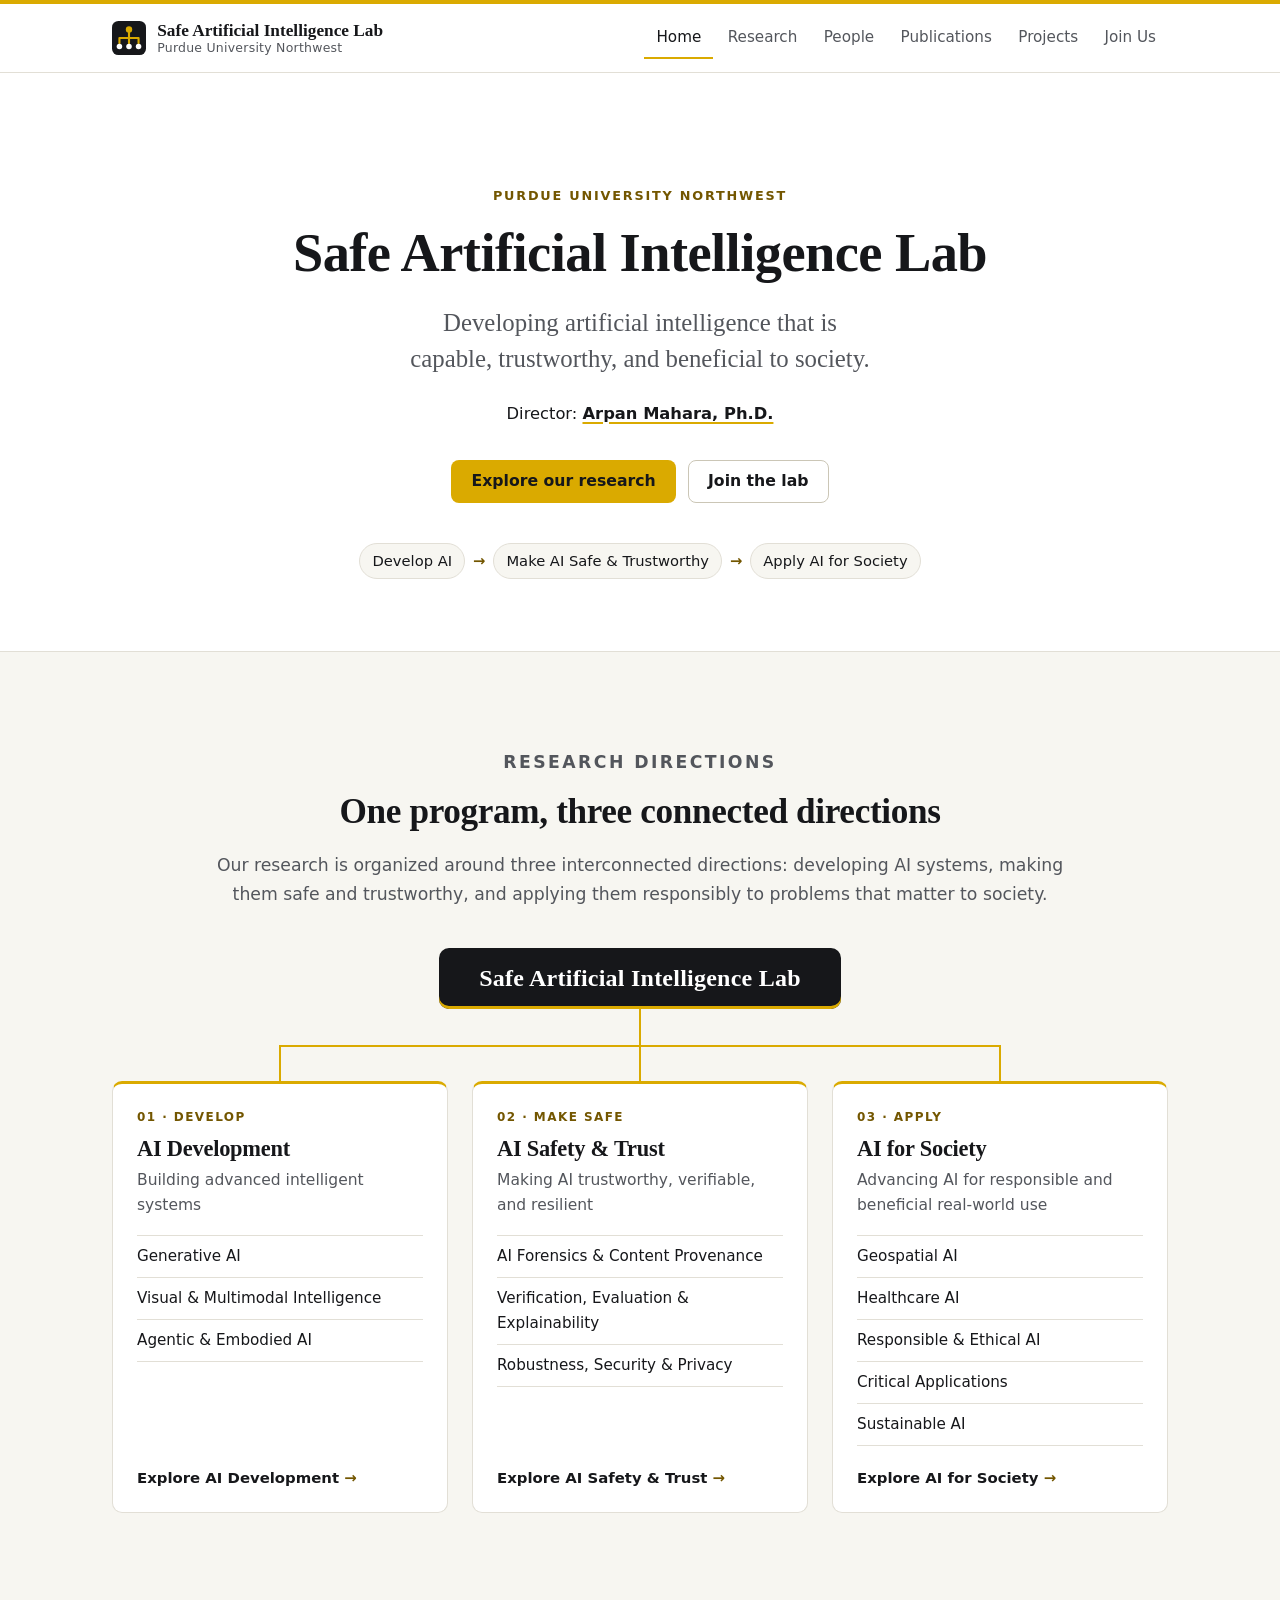
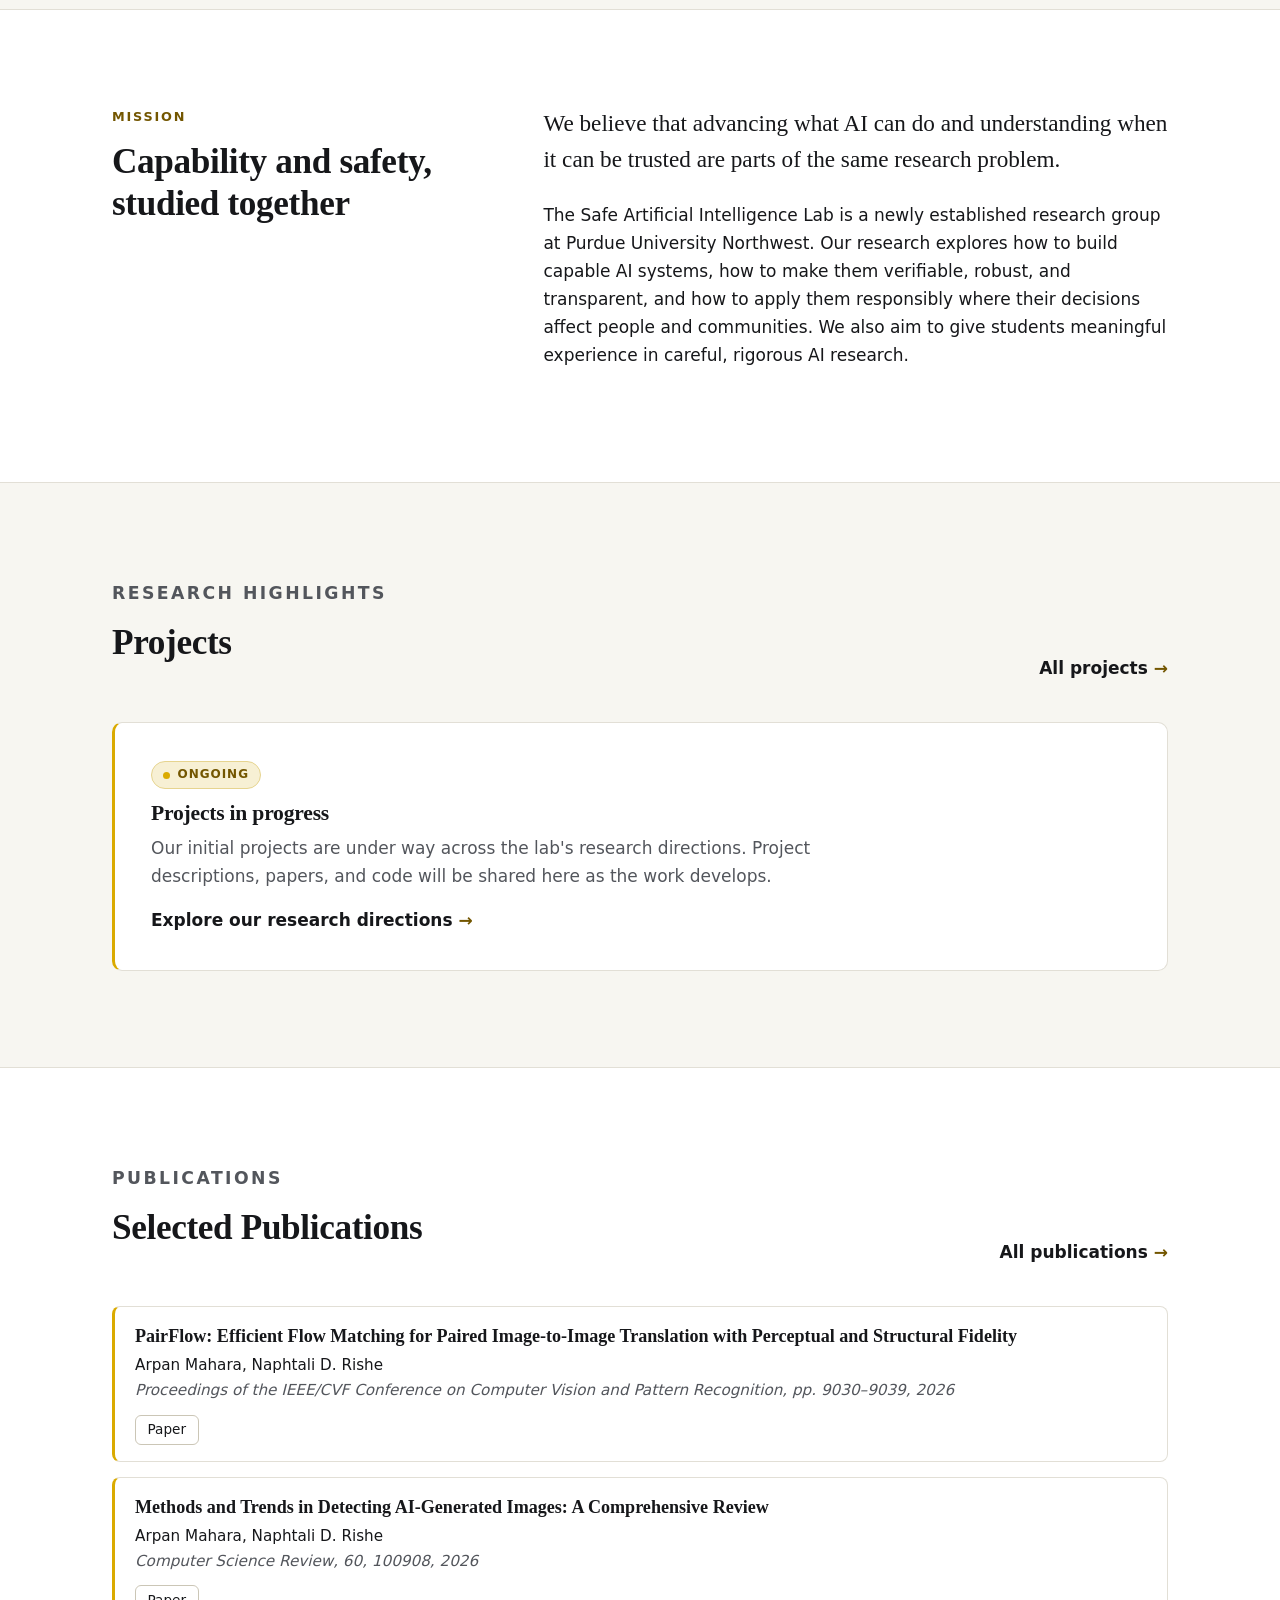
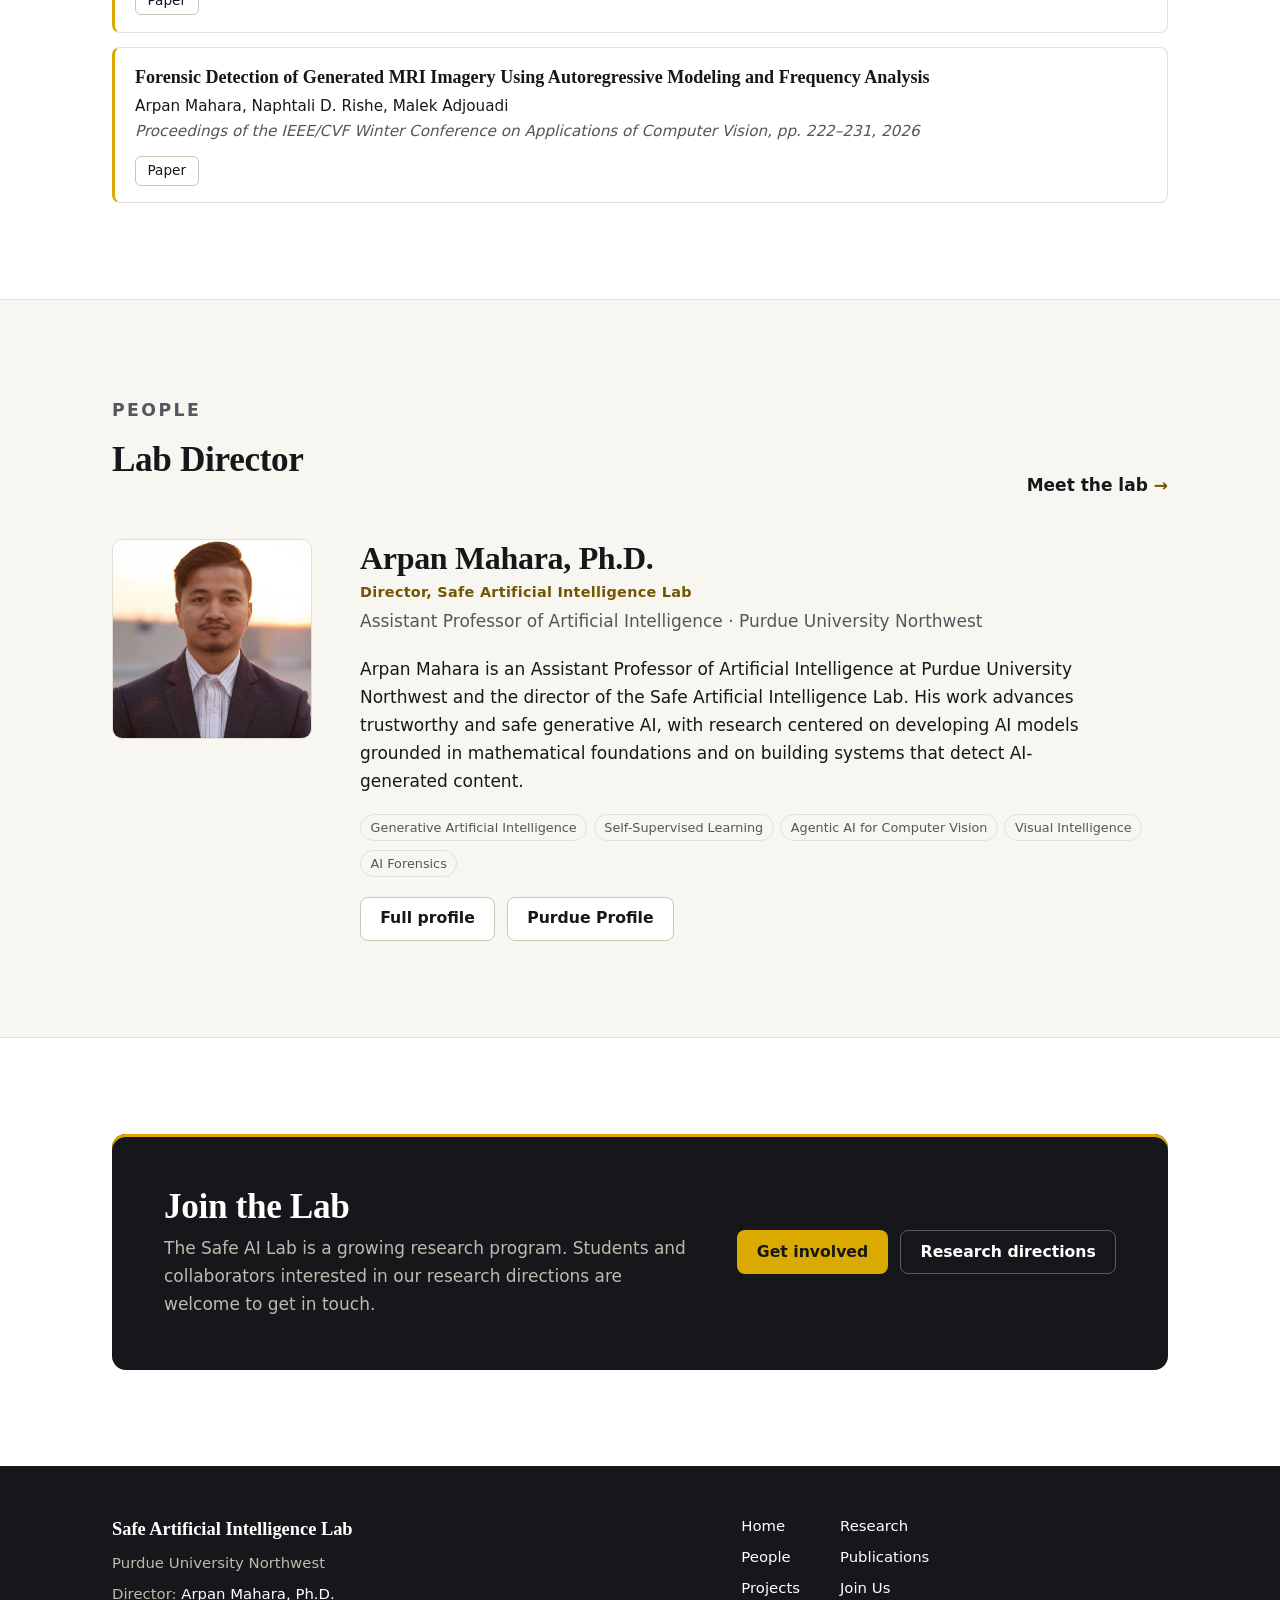
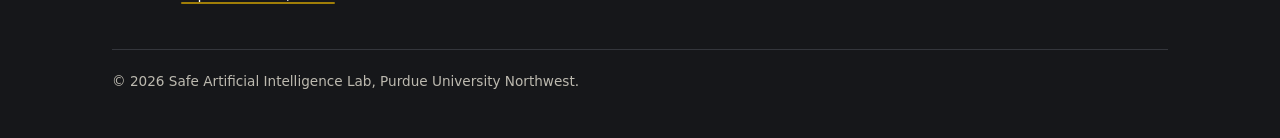
<file: index.html>
<!DOCTYPE html>
<html lang="en">
<head>
  <meta charset="utf-8">
  <meta name="viewport" content="width=device-width, initial-scale=1">
  <title>Safe Artificial Intelligence Lab | Purdue University Northwest</title>
  <meta name="description" content="The Safe Artificial Intelligence Lab at Purdue University Northwest develops artificial intelligence that is capable, trustworthy, and beneficial to society.">
  <link rel="canonical" href="https://amaha7984.github.io/safe-artificial-intelligence-lab/">

  <meta property="og:type" content="website">
  <meta property="og:site_name" content="Safe Artificial Intelligence Lab">
  <meta property="og:title" content="Safe Artificial Intelligence Lab | Purdue University Northwest">
  <meta property="og:description" content="The Safe Artificial Intelligence Lab at Purdue University Northwest develops artificial intelligence that is capable, trustworthy, and beneficial to society.">
  <meta property="og:url" content="https://amaha7984.github.io/safe-artificial-intelligence-lab/">
  <meta property="og:locale" content="en_US">
  <meta name="twitter:card" content="summary">

  <script type="application/ld+json">
  {
    "@context": "https://schema.org",
    "@type": "ResearchOrganization",
    "name": "Safe Artificial Intelligence Lab",
    "alternateName": "Safe AI Lab",
    "url": "https://amaha7984.github.io/safe-artificial-intelligence-lab/",
    "description": "The Safe Artificial Intelligence Lab at Purdue University Northwest develops artificial intelligence that is capable, trustworthy, and beneficial to society.",
    "parentOrganization": {
      "@type": "CollegeOrUniversity",
      "name": "Purdue University Northwest",
      "url": "https://www.pnw.edu/"
    },
    "employee": {
      "@type": "Person",
      "name": "Arpan Mahara",
      "honorificSuffix": "Ph.D.",
      "jobTitle": "Assistant Professor of Artificial Intelligence",
      "url": "https://www.pnw.edu/people/arpan-mahara-ph-d/"
    },
    "knowsAbout": [
      "Generative Artificial Intelligence",
      "AI Safety",
      "AI Forensics",
      "Visual Intelligence",
      "Trustworthy Machine Learning"
    ]
  }
  </script>

  <link rel="icon" href="assets/images/favicon.svg" type="image/svg+xml">
  <link rel="stylesheet" href="assets/css/style.css">
  <script>document.documentElement.classList.add('js');</script>
</head>
<body>
  <a class="skip-link" href="#main">Skip to main content</a>

  <header class="site-header">
    <div class="container header-inner">
      <a class="brand" href="index.html">
        <img class="brand-mark" src="assets/images/favicon.svg" alt="" width="34" height="34">
        <span class="brand-text">
          <span class="brand-name"><span class="brand-full">Safe Artificial Intelligence Lab</span><span class="brand-short">Safe AI Lab</span></span>
          <span class="brand-sub">Purdue University Northwest</span>
        </span>
      </a>
      <button class="nav-toggle" type="button" aria-expanded="false" aria-controls="site-nav">
        <span class="nav-toggle-bars" aria-hidden="true"></span> Menu
      </button>
      <nav id="site-nav" class="site-nav" aria-label="Main">
        <ul class="nav-list" role="list">
          <li><a href="index.html" aria-current="page">Home</a></li>
          <li><a href="research.html">Research</a></li>
          <li><a href="people.html">People</a></li>
          <li><a href="publications.html">Publications</a></li>
          <li><a href="projects.html">Projects</a></li>
          <li><a href="join.html">Join Us</a></li>
        </ul>
      </nav>
    </div>
  </header>

  <main id="main">
    <!-- Hero -->
    <section class="hero" aria-labelledby="hero-title">
      <div class="container">
        <p class="eyebrow">Purdue University Northwest</p>
        <h1 id="hero-title">Safe Artificial Intelligence Lab</h1>
        <p class="hero-lead">Developing artificial intelligence that is capable, trustworthy, and beneficial to society.</p>
        <p class="hero-director">Director: <a href="https://www.pnw.edu/people/arpan-mahara-ph-d/">Arpan Mahara, Ph.D.</a></p>
        <div class="btn-row">
          <a class="btn btn-primary" href="research.html">Explore our research</a>
          <a class="btn btn-outline" href="join.html">Join the lab</a>
        </div>
        <ol class="concept-flow" role="list" aria-label="Guiding concept">
          <li><span>Develop AI</span></li>
          <li><span>Make AI Safe &amp; Trustworthy</span></li>
          <li><span>Apply AI for Society</span></li>
        </ol>
      </div>
    </section>

    <!-- Research Directions: SAFE AI umbrella with three branches -->
    <section class="section section--alt" aria-labelledby="directions-title">
      <div class="container">
        <div class="section-head section-head--center">
          <p class="eyebrow">Research Directions</p>
          <h2 id="directions-title">One program, three connected directions</h2>
          <p>Our research is organized around three interconnected directions: developing AI systems, making them safe and trustworthy, and applying them responsibly to problems that matter to society.</p>
        </div>

        <div class="safe-tree" role="group" aria-label="Safe Artificial Intelligence Lab and its three research directions">
          <div class="tree-root">
            <span class="tree-root-label">Safe Artificial Intelligence Lab</span>
          </div>
          <ul class="tree-branches" role="list">
            <li class="tree-branch">
              <article class="branch-card" aria-labelledby="branch-development">
                <p class="branch-step">01 · Develop</p>
                <h3 id="branch-development">AI Development</h3>
                <p class="branch-tagline">Building advanced intelligent systems</p>
                <ul class="branch-topics" role="list">
                  <li>Generative AI</li>
                  <li>Visual &amp; Multimodal Intelligence</li>
                  <li>Agentic &amp; Embodied AI</li>
                </ul>
                <a class="text-link" href="research.html#development">Explore AI Development</a>
              </article>
            </li>
            <li class="tree-branch">
              <article class="branch-card" aria-labelledby="branch-safety">
                <p class="branch-step">02 · Make Safe</p>
                <h3 id="branch-safety">AI Safety &amp; Trust</h3>
                <p class="branch-tagline">Making AI trustworthy, verifiable, and resilient</p>
                <ul class="branch-topics" role="list">
                  <li>AI Forensics &amp; Content Provenance</li>
                  <li>Verification, Evaluation &amp; Explainability</li>
                  <li>Robustness, Security &amp; Privacy</li>
                </ul>
                <a class="text-link" href="research.html#safety">Explore AI Safety &amp; Trust</a>
              </article>
            </li>
            <li class="tree-branch">
              <article class="branch-card" aria-labelledby="branch-society">
                <p class="branch-step">03 · Apply</p>
                <h3 id="branch-society">AI for Society</h3>
                <p class="branch-tagline">Advancing AI for responsible and beneficial real-world use</p>
                <ul class="branch-topics" role="list">
                  <li>Geospatial AI</li>
                  <li>Healthcare AI</li>
                  <li>Responsible &amp; Ethical AI</li>
                  <li>Critical Applications</li>
                  <li>Sustainable AI</li>
                </ul>
                <a class="text-link" href="research.html#society">Explore AI for Society</a>
              </article>
            </li>
          </ul>
        </div>
      </div>
    </section>

    <!-- Mission -->
    <section class="section" aria-labelledby="mission-title">
      <div class="container split">
        <div>
          <p class="eyebrow">Mission</p>
          <h2 id="mission-title">Capability and safety, studied together</h2>
        </div>
        <div>
          <p class="lead">We believe that advancing what AI can do and understanding when it can be trusted are parts of the same research problem.</p>
          <p>The Safe Artificial Intelligence Lab is a newly established research group at Purdue University Northwest. Our research explores how to build capable AI systems, how to make them verifiable, robust, and transparent, and how to apply them responsibly where their decisions affect people and communities. We also aim to give students meaningful experience in careful, rigorous AI research.</p>
        </div>
      </div>
    </section>

    <!-- Research Highlights -->
    <section class="section section--alt" aria-labelledby="highlights-title">
      <div class="container">
        <div class="section-head section-head--row">
          <div>
            <p class="eyebrow">Research Highlights</p>
            <h2 id="highlights-title">Projects</h2>
          </div>
          <a class="text-link" href="projects.html">All projects</a>
        </div>
        <template id="projects-empty">
          <div class="empty-state">
            <span class="status-pill">Ongoing</span>
            <h3>Projects in progress</h3>
            <p>Our initial projects are under way across the lab's research directions. Project descriptions, papers, and code will be shared here as the work develops.</p>
            <a class="text-link" href="research.html">Explore our research directions</a>
          </div>
        </template>
        <div class="card-grid" data-render="projects" data-limit="3" data-empty="projects-empty">
          <noscript><p class="data-status">Project listings require JavaScript. <a href="projects.html">View the Projects page</a>.</p></noscript>
        </div>
      </div>
    </section>

    <!-- Selected Publications -->
    <section class="section" aria-labelledby="publications-title">
      <div class="container">
        <div class="section-head section-head--row">
          <div>
            <p class="eyebrow">Publications</p>
            <h2 id="publications-title">Selected Publications</h2>
          </div>
          <a class="text-link" href="publications.html">All publications</a>
        </div>
        <div data-render="publications" data-limit="3">
          <noscript><p class="data-status">Publication listings require JavaScript.</p></noscript>
        </div>
      </div>
    </section>

    <!-- People -->
    <section class="section section--alt" aria-labelledby="people-title">
      <div class="container">
        <div class="section-head section-head--row">
          <div>
            <p class="eyebrow">People</p>
            <h2 id="people-title">Lab Director</h2>
          </div>
          <a class="text-link" href="people.html">Meet the lab</a>
        </div>
        <div data-render="director">
          <noscript><p class="data-status"><a href="https://www.pnw.edu/people/arpan-mahara-ph-d/">Arpan Mahara, Ph.D.</a>, Assistant Professor of Artificial Intelligence, Purdue University Northwest.</p></noscript>
        </div>
      </div>
    </section>

    <!-- Join the Lab -->
    <section class="section" aria-labelledby="join-title">
      <div class="container">
        <div class="cta">
          <div>
            <h2 id="join-title">Join the Lab</h2>
            <p>The Safe AI Lab is a growing research program. Students and collaborators interested in our research directions are welcome to get in touch.</p>
          </div>
          <div class="btn-row">
            <a class="btn btn-primary" href="join.html">Get involved</a>
            <a class="btn btn-outline btn-on-dark" href="research.html">Research directions</a>
          </div>
        </div>
      </div>
    </section>
  </main>

  <footer class="site-footer">
    <div class="container">
      <div class="footer-grid">
        <div>
          <p class="footer-name">Safe Artificial Intelligence Lab</p>
          <p>Purdue University Northwest</p>
          <p>Director: <a href="https://www.pnw.edu/people/arpan-mahara-ph-d/">Arpan Mahara, Ph.D.</a></p>
        </div>
        <nav class="footer-nav" aria-label="Footer">
          <ul role="list">
            <li><a href="index.html">Home</a></li>
            <li><a href="research.html">Research</a></li>
            <li><a href="people.html">People</a></li>
            <li><a href="publications.html">Publications</a></li>
            <li><a href="projects.html">Projects</a></li>
            <li><a href="join.html">Join Us</a></li>
          </ul>
        </nav>
      </div>
      <p class="footer-bottom">© <span data-current-year>2026</span> Safe Artificial Intelligence Lab, Purdue University Northwest.</p>
    </div>
  </footer>

  <script src="assets/js/main.js" defer></script>
</body>
</html>
</file>
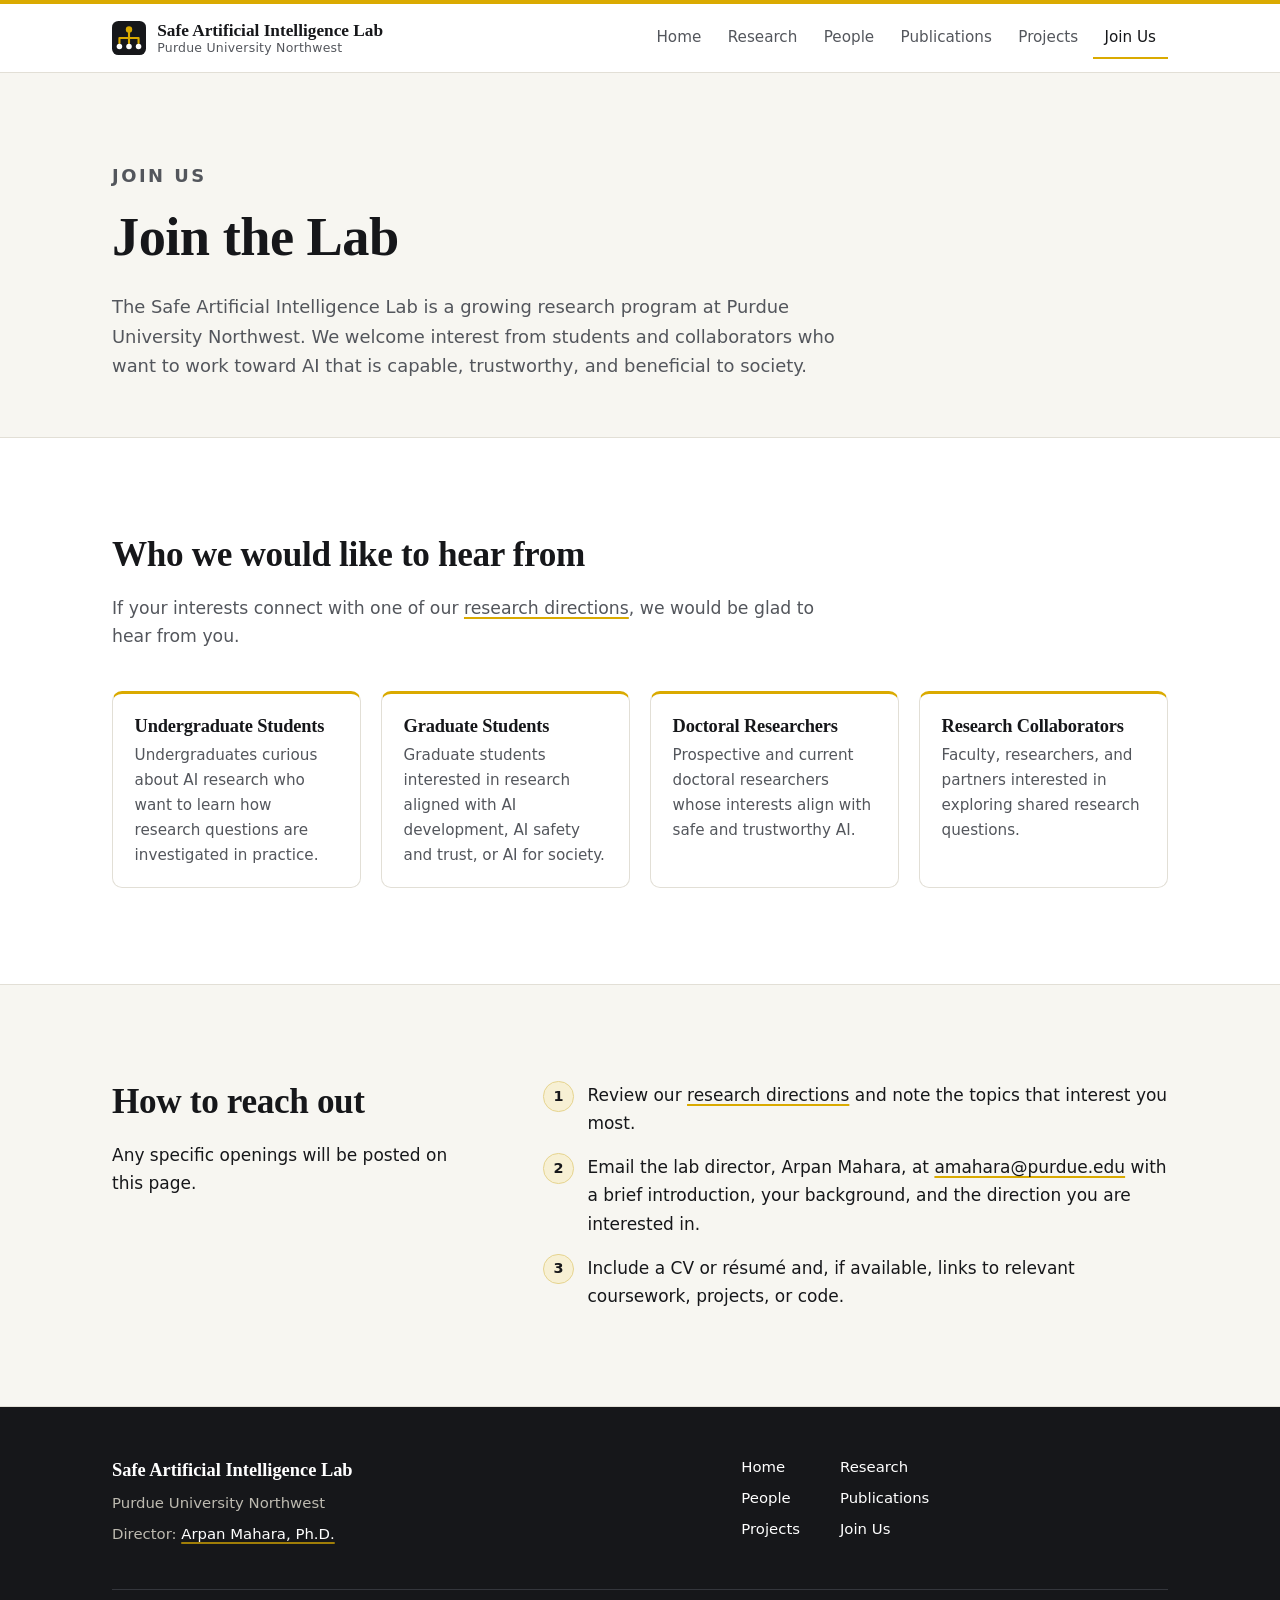
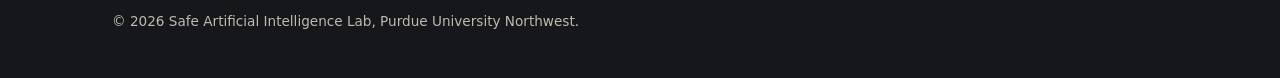
<file: join.html>
<!DOCTYPE html>
<html lang="en">
<head>
  <meta charset="utf-8">
  <meta name="viewport" content="width=device-width, initial-scale=1">
  <title>Join Us | Safe Artificial Intelligence Lab</title>
  <meta name="description" content="Students and collaborators interested in safe and trustworthy AI are welcome to get in touch with the Safe Artificial Intelligence Lab at Purdue University Northwest.">
  <link rel="canonical" href="https://amaha7984.github.io/safe-artificial-intelligence-lab/join.html">

  <meta property="og:type" content="website">
  <meta property="og:site_name" content="Safe Artificial Intelligence Lab">
  <meta property="og:title" content="Join Us | Safe Artificial Intelligence Lab">
  <meta property="og:description" content="Students and collaborators interested in safe and trustworthy AI are welcome to get in touch with the Safe Artificial Intelligence Lab at Purdue University Northwest.">
  <meta property="og:url" content="https://amaha7984.github.io/safe-artificial-intelligence-lab/join.html">
  <meta property="og:locale" content="en_US">
  <meta name="twitter:card" content="summary">

  <link rel="icon" href="assets/images/favicon.svg" type="image/svg+xml">
  <link rel="stylesheet" href="assets/css/style.css">
  <script>document.documentElement.classList.add('js');</script>
</head>
<body>
  <a class="skip-link" href="#main">Skip to main content</a>

  <header class="site-header">
    <div class="container header-inner">
      <a class="brand" href="index.html">
        <img class="brand-mark" src="assets/images/favicon.svg" alt="" width="34" height="34">
        <span class="brand-text">
          <span class="brand-name"><span class="brand-full">Safe Artificial Intelligence Lab</span><span class="brand-short">Safe AI Lab</span></span>
          <span class="brand-sub">Purdue University Northwest</span>
        </span>
      </a>
      <button class="nav-toggle" type="button" aria-expanded="false" aria-controls="site-nav">
        <span class="nav-toggle-bars" aria-hidden="true"></span> Menu
      </button>
      <nav id="site-nav" class="site-nav" aria-label="Main">
        <ul class="nav-list" role="list">
          <li><a href="index.html">Home</a></li>
          <li><a href="research.html">Research</a></li>
          <li><a href="people.html">People</a></li>
          <li><a href="publications.html">Publications</a></li>
          <li><a href="projects.html">Projects</a></li>
          <li><a href="join.html" aria-current="page">Join Us</a></li>
        </ul>
      </nav>
    </div>
  </header>

  <main id="main">
    <header class="page-header">
      <div class="container">
        <p class="eyebrow">Join Us</p>
        <h1>Join the Lab</h1>
        <p>The Safe Artificial Intelligence Lab is a growing research program at Purdue University Northwest. We welcome interest from students and collaborators who want to work toward AI that is capable, trustworthy, and beneficial to society.</p>
      </div>
    </header>

    <section class="section" aria-labelledby="audience-title">
      <div class="container">
        <div class="section-head">
          <h2 id="audience-title">Who we would like to hear from</h2>
          <p>If your interests connect with one of our <a href="research.html">research directions</a>, we would be glad to hear from you.</p>
        </div>
        <ul class="audience-grid" role="list">
          <li class="audience">
            <h3>Undergraduate Students</h3>
            <p>Undergraduates curious about AI research who want to learn how research questions are investigated in practice.</p>
          </li>
          <li class="audience">
            <h3>Graduate Students</h3>
            <p>Graduate students interested in research aligned with AI development, AI safety and trust, or AI for society.</p>
          </li>
          <li class="audience">
            <h3>Doctoral Researchers</h3>
            <p>Prospective and current doctoral researchers whose interests align with safe and trustworthy AI.</p>
          </li>
          <li class="audience">
            <h3>Research Collaborators</h3>
            <p>Faculty, researchers, and partners interested in exploring shared research questions.</p>
          </li>
        </ul>
      </div>
    </section>

    <section class="section section--alt" aria-labelledby="contact-title">
      <div class="container split">
        <div>
          <h2 id="contact-title">How to reach out</h2>
          <p>Any specific openings will be posted on this page.</p>
        </div>
        <ol class="steps" role="list">
          <li>Review our <a href="research.html">research directions</a> and note the topics that interest you most.</li>
          <li>Email the lab director, Arpan Mahara, at <a href="mailto:amahara@purdue.edu?subject=Safe%20AI%20Lab%20inquiry">amahara@purdue.edu</a> with a brief introduction, your background, and the direction you are interested in.</li>
          <li>Include a CV or résumé and, if available, links to relevant coursework, projects, or code.</li>
        </ol>
      </div>
    </section>
  </main>

  <footer class="site-footer">
    <div class="container">
      <div class="footer-grid">
        <div>
          <p class="footer-name">Safe Artificial Intelligence Lab</p>
          <p>Purdue University Northwest</p>
          <p>Director: <a href="https://www.pnw.edu/people/arpan-mahara-ph-d/">Arpan Mahara, Ph.D.</a></p>
        </div>
        <nav class="footer-nav" aria-label="Footer">
          <ul role="list">
            <li><a href="index.html">Home</a></li>
            <li><a href="research.html">Research</a></li>
            <li><a href="people.html">People</a></li>
            <li><a href="publications.html">Publications</a></li>
            <li><a href="projects.html">Projects</a></li>
            <li><a href="join.html">Join Us</a></li>
          </ul>
        </nav>
      </div>
      <p class="footer-bottom">© <span data-current-year>2026</span> Safe Artificial Intelligence Lab, Purdue University Northwest.</p>
    </div>
  </footer>

  <script src="assets/js/main.js" defer></script>
</body>
</html>
</file>
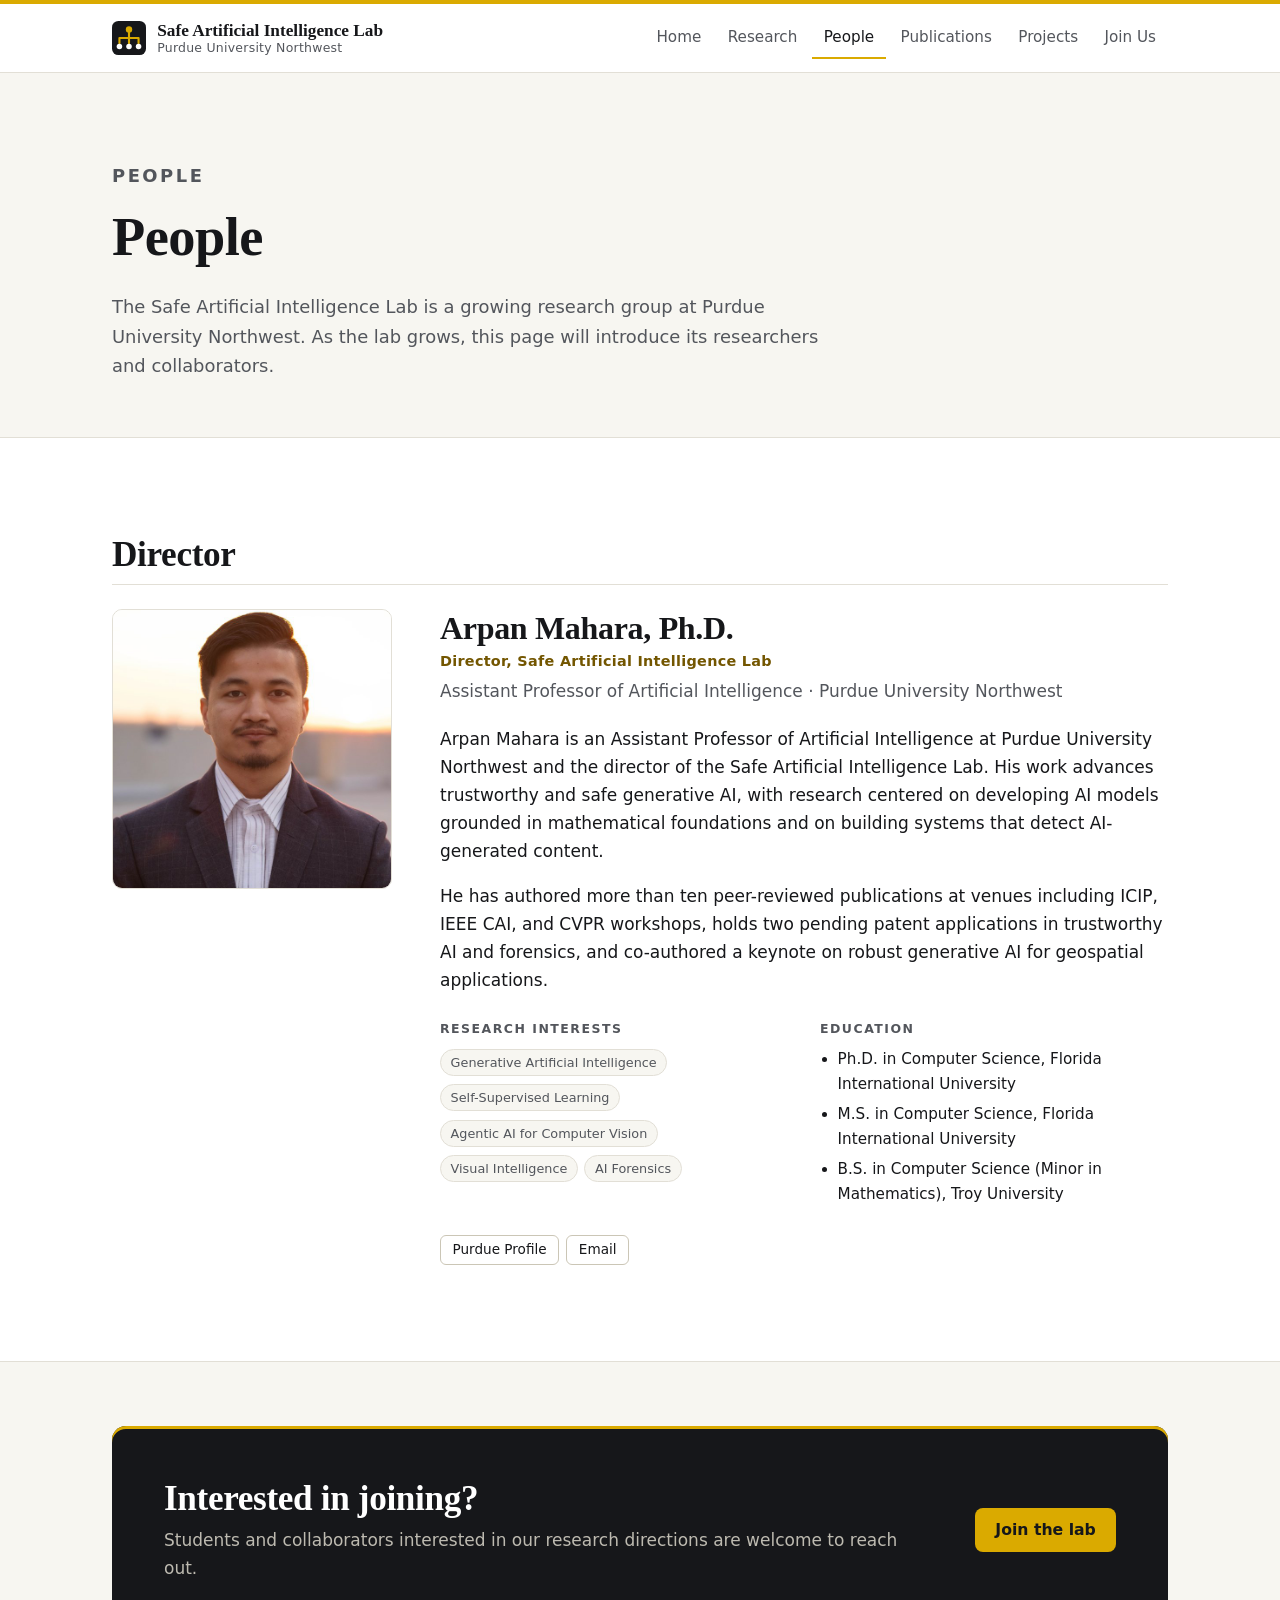
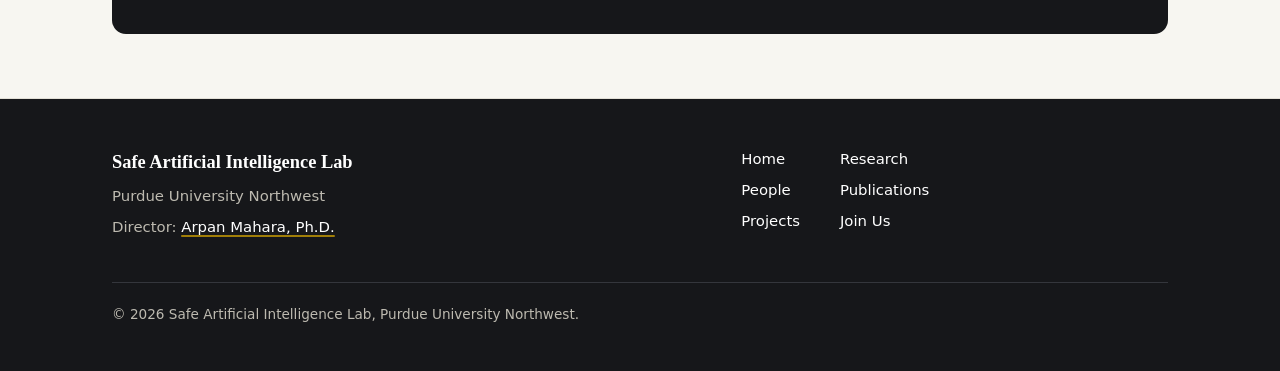
<file: people.html>
<!DOCTYPE html>
<html lang="en">
<head>
  <meta charset="utf-8">
  <meta name="viewport" content="width=device-width, initial-scale=1">
  <title>People | Safe Artificial Intelligence Lab</title>
  <meta name="description" content="People of the Safe Artificial Intelligence Lab at Purdue University Northwest, directed by Arpan Mahara, Ph.D.">
  <link rel="canonical" href="https://amaha7984.github.io/safe-artificial-intelligence-lab/people.html">

  <meta property="og:type" content="website">
  <meta property="og:site_name" content="Safe Artificial Intelligence Lab">
  <meta property="og:title" content="People | Safe Artificial Intelligence Lab">
  <meta property="og:description" content="People of the Safe Artificial Intelligence Lab at Purdue University Northwest, directed by Arpan Mahara, Ph.D.">
  <meta property="og:url" content="https://amaha7984.github.io/safe-artificial-intelligence-lab/people.html">
  <meta property="og:locale" content="en_US">
  <meta name="twitter:card" content="summary">

  <script type="application/ld+json">
  {
    "@context": "https://schema.org",
    "@type": "Person",
    "name": "Arpan Mahara",
    "honorificSuffix": "Ph.D.",
    "jobTitle": "Assistant Professor of Artificial Intelligence",
    "email": "mailto:amahara@purdue.edu",
    "image": "https://amaha7984.github.io/safe-artificial-intelligence-lab/assets/images/people/arpan-mahara.jpg",
    "url": "https://amaha7984.github.io/safe-artificial-intelligence-lab/people.html",
    "sameAs": ["https://www.pnw.edu/people/arpan-mahara-ph-d/"],
    "affiliation": {
      "@type": "CollegeOrUniversity",
      "name": "Purdue University Northwest",
      "url": "https://www.pnw.edu/"
    },
    "worksFor": {
      "@type": "ResearchOrganization",
      "name": "Safe Artificial Intelligence Lab",
      "url": "https://amaha7984.github.io/safe-artificial-intelligence-lab/"
    },
    "alumniOf": [
      { "@type": "CollegeOrUniversity", "name": "Florida International University" },
      { "@type": "CollegeOrUniversity", "name": "Troy University" }
    ],
    "knowsAbout": [
      "Generative Artificial Intelligence",
      "Self-Supervised Learning",
      "Agentic AI for Computer Vision",
      "Visual Intelligence",
      "AI Forensics"
    ]
  }
  </script>

  <link rel="icon" href="assets/images/favicon.svg" type="image/svg+xml">
  <link rel="stylesheet" href="assets/css/style.css">
  <script>document.documentElement.classList.add('js');</script>
</head>
<body>
  <a class="skip-link" href="#main">Skip to main content</a>

  <header class="site-header">
    <div class="container header-inner">
      <a class="brand" href="index.html">
        <img class="brand-mark" src="assets/images/favicon.svg" alt="" width="34" height="34">
        <span class="brand-text">
          <span class="brand-name"><span class="brand-full">Safe Artificial Intelligence Lab</span><span class="brand-short">Safe AI Lab</span></span>
          <span class="brand-sub">Purdue University Northwest</span>
        </span>
      </a>
      <button class="nav-toggle" type="button" aria-expanded="false" aria-controls="site-nav">
        <span class="nav-toggle-bars" aria-hidden="true"></span> Menu
      </button>
      <nav id="site-nav" class="site-nav" aria-label="Main">
        <ul class="nav-list" role="list">
          <li><a href="index.html">Home</a></li>
          <li><a href="research.html">Research</a></li>
          <li><a href="people.html" aria-current="page">People</a></li>
          <li><a href="publications.html">Publications</a></li>
          <li><a href="projects.html">Projects</a></li>
          <li><a href="join.html">Join Us</a></li>
        </ul>
      </nav>
    </div>
  </header>

  <main id="main">
    <header class="page-header">
      <div class="container">
        <p class="eyebrow">People</p>
        <h1>People</h1>
        <p>The Safe Artificial Intelligence Lab is a growing research group at Purdue University Northwest. As the lab grows, this page will introduce its researchers and collaborators.</p>
      </div>
    </header>

    <section class="section" aria-label="Lab members">
      <div class="container" data-render="people">
        <noscript>
          <p class="data-status"><strong>Director:</strong> <a href="https://www.pnw.edu/people/arpan-mahara-ph-d/">Arpan Mahara, Ph.D.</a>, Assistant Professor of Artificial Intelligence, Purdue University Northwest.</p>
        </noscript>
      </div>
    </section>

    <section class="section section--tight section--alt" aria-labelledby="join-title">
      <div class="container">
        <div class="cta">
          <div>
            <h2 id="join-title">Interested in joining?</h2>
            <p>Students and collaborators interested in our research directions are welcome to reach out.</p>
          </div>
          <div class="btn-row">
            <a class="btn btn-primary" href="join.html">Join the lab</a>
          </div>
        </div>
      </div>
    </section>
  </main>

  <footer class="site-footer">
    <div class="container">
      <div class="footer-grid">
        <div>
          <p class="footer-name">Safe Artificial Intelligence Lab</p>
          <p>Purdue University Northwest</p>
          <p>Director: <a href="https://www.pnw.edu/people/arpan-mahara-ph-d/">Arpan Mahara, Ph.D.</a></p>
        </div>
        <nav class="footer-nav" aria-label="Footer">
          <ul role="list">
            <li><a href="index.html">Home</a></li>
            <li><a href="research.html">Research</a></li>
            <li><a href="people.html">People</a></li>
            <li><a href="publications.html">Publications</a></li>
            <li><a href="projects.html">Projects</a></li>
            <li><a href="join.html">Join Us</a></li>
          </ul>
        </nav>
      </div>
      <p class="footer-bottom">© <span data-current-year>2026</span> Safe Artificial Intelligence Lab, Purdue University Northwest.</p>
    </div>
  </footer>

  <script src="assets/js/main.js" defer></script>
</body>
</html>
</file>
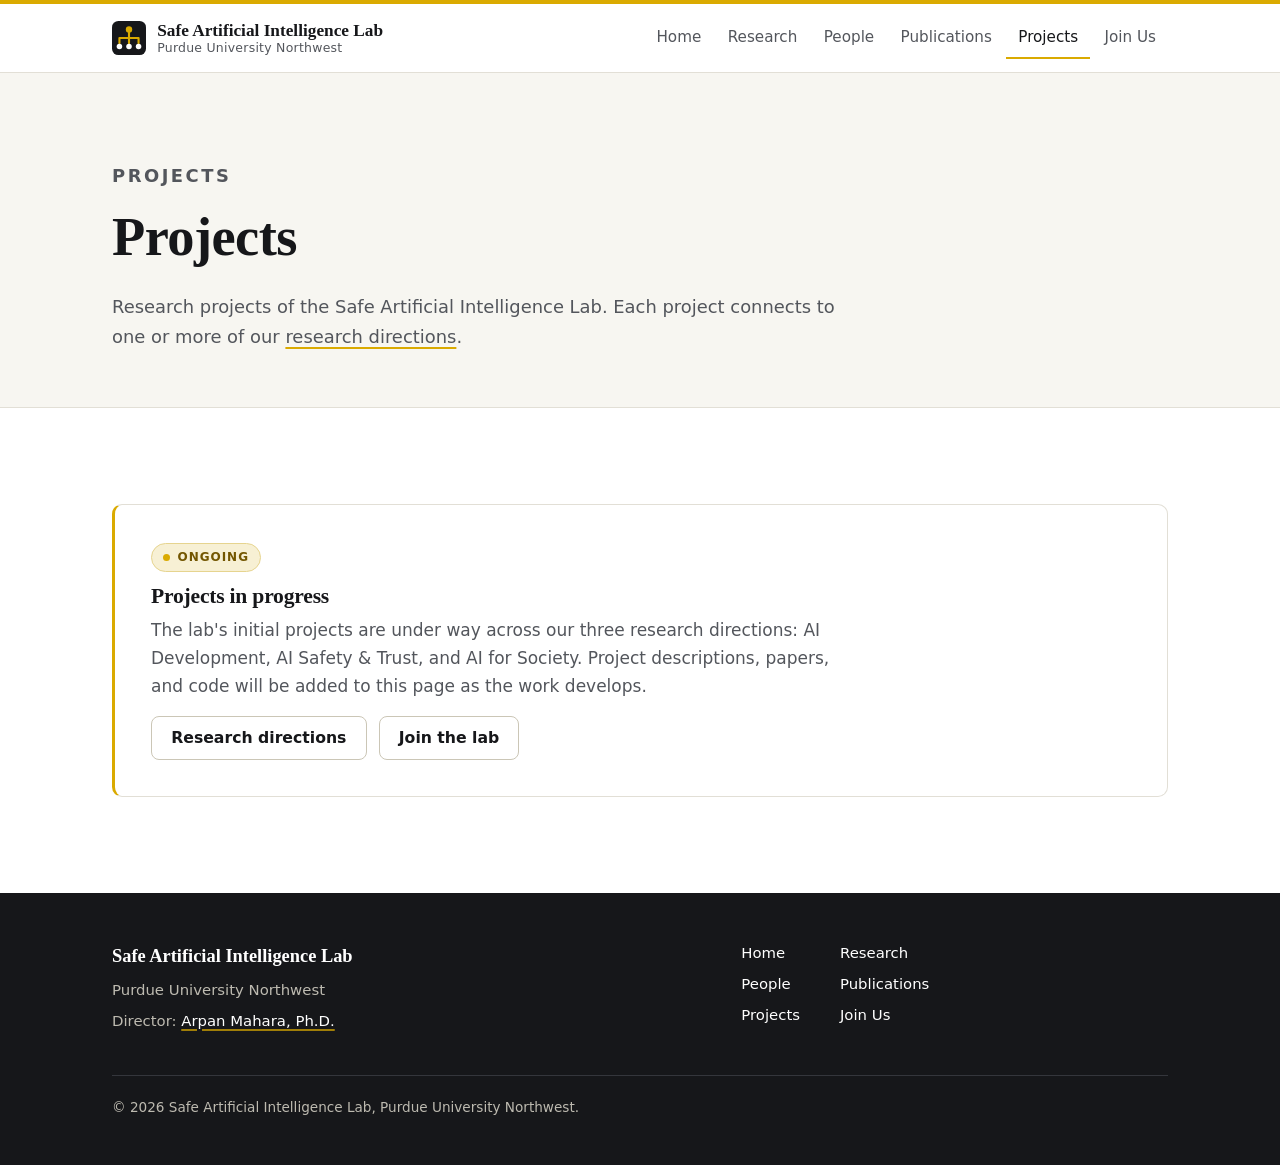
<file: projects.html>
<!DOCTYPE html>
<html lang="en">
<head>
  <meta charset="utf-8">
  <meta name="viewport" content="width=device-width, initial-scale=1">
  <title>Projects | Safe Artificial Intelligence Lab</title>
  <meta name="description" content="Research projects of the Safe Artificial Intelligence Lab at Purdue University Northwest.">
  <link rel="canonical" href="https://amaha7984.github.io/safe-artificial-intelligence-lab/projects.html">

  <meta property="og:type" content="website">
  <meta property="og:site_name" content="Safe Artificial Intelligence Lab">
  <meta property="og:title" content="Projects | Safe Artificial Intelligence Lab">
  <meta property="og:description" content="Research projects of the Safe Artificial Intelligence Lab at Purdue University Northwest.">
  <meta property="og:url" content="https://amaha7984.github.io/safe-artificial-intelligence-lab/projects.html">
  <meta property="og:locale" content="en_US">
  <meta name="twitter:card" content="summary">

  <link rel="icon" href="assets/images/favicon.svg" type="image/svg+xml">
  <link rel="stylesheet" href="assets/css/style.css">
  <script>document.documentElement.classList.add('js');</script>
</head>
<body>
  <a class="skip-link" href="#main">Skip to main content</a>

  <header class="site-header">
    <div class="container header-inner">
      <a class="brand" href="index.html">
        <img class="brand-mark" src="assets/images/favicon.svg" alt="" width="34" height="34">
        <span class="brand-text">
          <span class="brand-name"><span class="brand-full">Safe Artificial Intelligence Lab</span><span class="brand-short">Safe AI Lab</span></span>
          <span class="brand-sub">Purdue University Northwest</span>
        </span>
      </a>
      <button class="nav-toggle" type="button" aria-expanded="false" aria-controls="site-nav">
        <span class="nav-toggle-bars" aria-hidden="true"></span> Menu
      </button>
      <nav id="site-nav" class="site-nav" aria-label="Main">
        <ul class="nav-list" role="list">
          <li><a href="index.html">Home</a></li>
          <li><a href="research.html">Research</a></li>
          <li><a href="people.html">People</a></li>
          <li><a href="publications.html">Publications</a></li>
          <li><a href="projects.html" aria-current="page">Projects</a></li>
          <li><a href="join.html">Join Us</a></li>
        </ul>
      </nav>
    </div>
  </header>

  <main id="main">
    <header class="page-header">
      <div class="container">
        <p class="eyebrow">Projects</p>
        <h1>Projects</h1>
        <p>Research projects of the Safe Artificial Intelligence Lab. Each project connects to one or more of our <a href="research.html">research directions</a>.</p>
      </div>
    </header>

    <section class="section" aria-label="Project list">
      <div class="container">
        <template id="projects-empty">
          <div class="empty-state">
            <span class="status-pill">Ongoing</span>
            <h2>Projects in progress</h2>
            <p>The lab's initial projects are under way across our three research directions: AI Development, AI Safety &amp; Trust, and AI for Society. Project descriptions, papers, and code will be added to this page as the work develops.</p>
            <div class="btn-row">
              <a class="btn btn-outline" href="research.html">Research directions</a>
              <a class="btn btn-outline" href="join.html">Join the lab</a>
            </div>
          </div>
        </template>
        <div class="card-grid" data-render="projects" data-heading="h2" data-empty="projects-empty">
          <noscript><p class="data-status">The project list requires JavaScript.</p></noscript>
        </div>
      </div>
    </section>
  </main>

  <footer class="site-footer">
    <div class="container">
      <div class="footer-grid">
        <div>
          <p class="footer-name">Safe Artificial Intelligence Lab</p>
          <p>Purdue University Northwest</p>
          <p>Director: <a href="https://www.pnw.edu/people/arpan-mahara-ph-d/">Arpan Mahara, Ph.D.</a></p>
        </div>
        <nav class="footer-nav" aria-label="Footer">
          <ul role="list">
            <li><a href="index.html">Home</a></li>
            <li><a href="research.html">Research</a></li>
            <li><a href="people.html">People</a></li>
            <li><a href="publications.html">Publications</a></li>
            <li><a href="projects.html">Projects</a></li>
            <li><a href="join.html">Join Us</a></li>
          </ul>
        </nav>
      </div>
      <p class="footer-bottom">© <span data-current-year>2026</span> Safe Artificial Intelligence Lab, Purdue University Northwest.</p>
    </div>
  </footer>

  <script src="assets/js/main.js" defer></script>
</body>
</html>
</file>
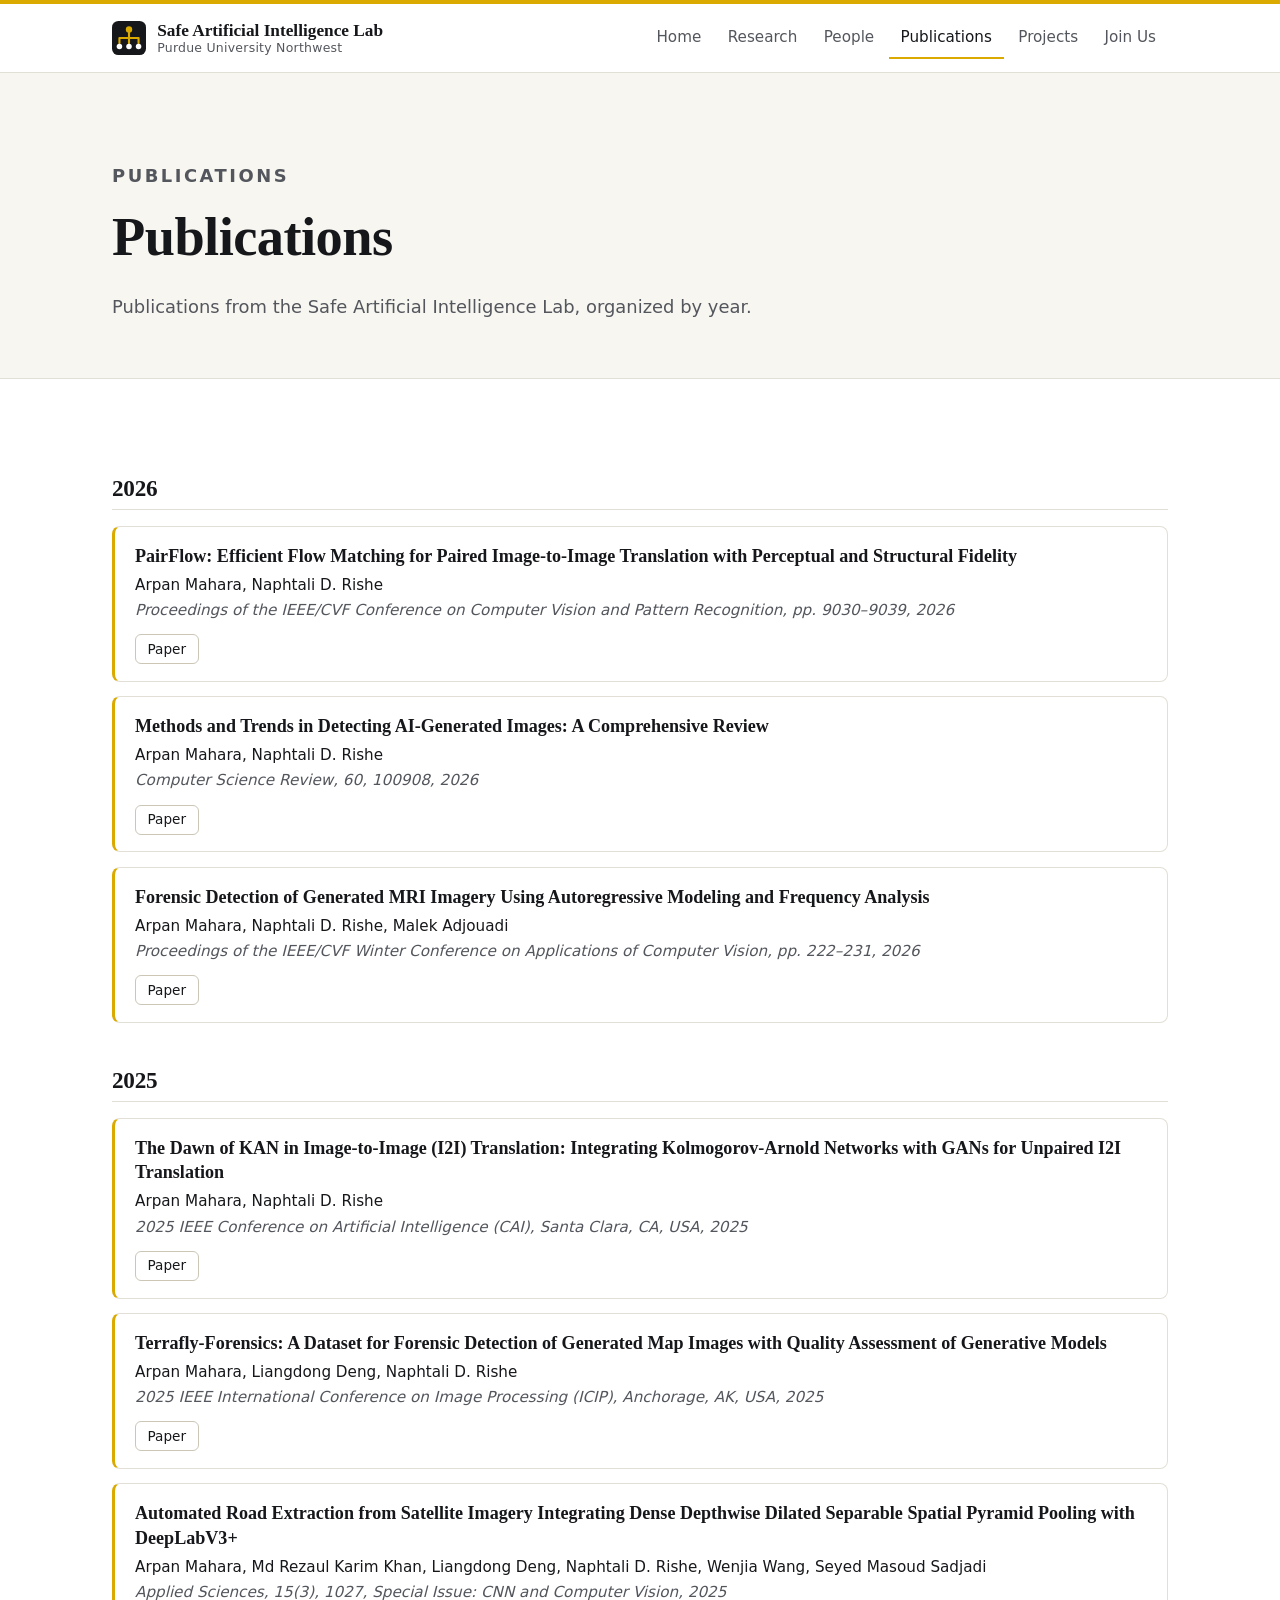
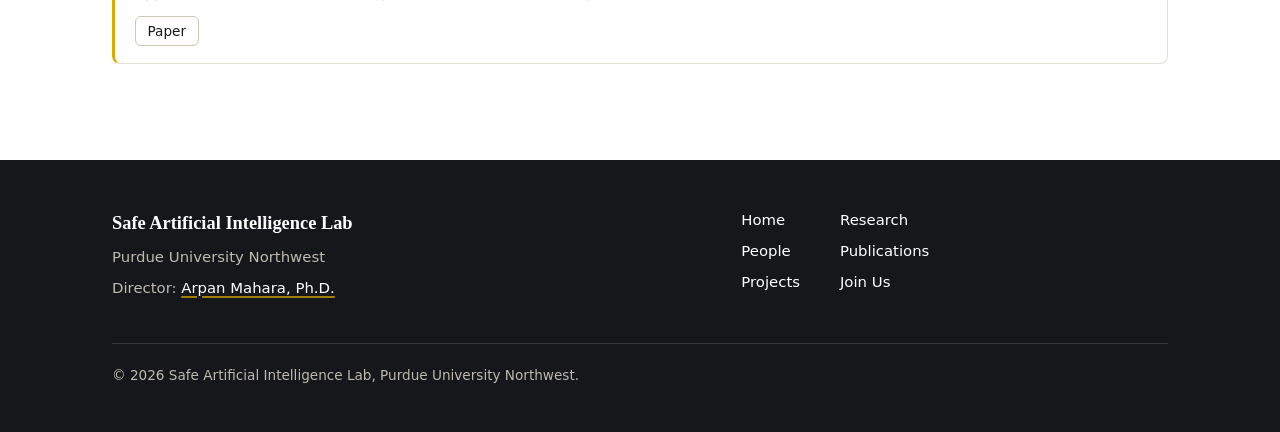
<file: publications.html>
<!DOCTYPE html>
<html lang="en">
<head>
  <meta charset="utf-8">
  <meta name="viewport" content="width=device-width, initial-scale=1">
  <title>Publications | Safe Artificial Intelligence Lab</title>
  <meta name="description" content="Publications of the Safe Artificial Intelligence Lab at Purdue University Northwest, organized by year.">
  <link rel="canonical" href="https://amaha7984.github.io/safe-artificial-intelligence-lab/publications.html">

  <meta property="og:type" content="website">
  <meta property="og:site_name" content="Safe Artificial Intelligence Lab">
  <meta property="og:title" content="Publications | Safe Artificial Intelligence Lab">
  <meta property="og:description" content="Publications of the Safe Artificial Intelligence Lab at Purdue University Northwest, organized by year.">
  <meta property="og:url" content="https://amaha7984.github.io/safe-artificial-intelligence-lab/publications.html">
  <meta property="og:locale" content="en_US">
  <meta name="twitter:card" content="summary">

  <link rel="icon" href="assets/images/favicon.svg" type="image/svg+xml">
  <link rel="stylesheet" href="assets/css/style.css">
  <script>document.documentElement.classList.add('js');</script>
</head>
<body>
  <a class="skip-link" href="#main">Skip to main content</a>

  <header class="site-header">
    <div class="container header-inner">
      <a class="brand" href="index.html">
        <img class="brand-mark" src="assets/images/favicon.svg" alt="" width="34" height="34">
        <span class="brand-text">
          <span class="brand-name"><span class="brand-full">Safe Artificial Intelligence Lab</span><span class="brand-short">Safe AI Lab</span></span>
          <span class="brand-sub">Purdue University Northwest</span>
        </span>
      </a>
      <button class="nav-toggle" type="button" aria-expanded="false" aria-controls="site-nav">
        <span class="nav-toggle-bars" aria-hidden="true"></span> Menu
      </button>
      <nav id="site-nav" class="site-nav" aria-label="Main">
        <ul class="nav-list" role="list">
          <li><a href="index.html">Home</a></li>
          <li><a href="research.html">Research</a></li>
          <li><a href="people.html">People</a></li>
          <li><a href="publications.html" aria-current="page">Publications</a></li>
          <li><a href="projects.html">Projects</a></li>
          <li><a href="join.html">Join Us</a></li>
        </ul>
      </nav>
    </div>
  </header>

  <main id="main">
    <header class="page-header">
      <div class="container">
        <p class="eyebrow">Publications</p>
        <h1>Publications</h1>
        <p>Publications from the Safe Artificial Intelligence Lab, organized by year.</p>
      </div>
    </header>

    <section class="section" aria-label="Publication list">
      <div class="container">
        <div data-render="publications" data-group="year" data-heading="h2">
          <noscript><p class="data-status">The publication list requires JavaScript.</p></noscript>
        </div>
      </div>
    </section>
  </main>

  <footer class="site-footer">
    <div class="container">
      <div class="footer-grid">
        <div>
          <p class="footer-name">Safe Artificial Intelligence Lab</p>
          <p>Purdue University Northwest</p>
          <p>Director: <a href="https://www.pnw.edu/people/arpan-mahara-ph-d/">Arpan Mahara, Ph.D.</a></p>
        </div>
        <nav class="footer-nav" aria-label="Footer">
          <ul role="list">
            <li><a href="index.html">Home</a></li>
            <li><a href="research.html">Research</a></li>
            <li><a href="people.html">People</a></li>
            <li><a href="publications.html">Publications</a></li>
            <li><a href="projects.html">Projects</a></li>
            <li><a href="join.html">Join Us</a></li>
          </ul>
        </nav>
      </div>
      <p class="footer-bottom">© <span data-current-year>2026</span> Safe Artificial Intelligence Lab, Purdue University Northwest.</p>
    </div>
  </footer>

  <script src="assets/js/main.js" defer></script>
</body>
</html>
</file>
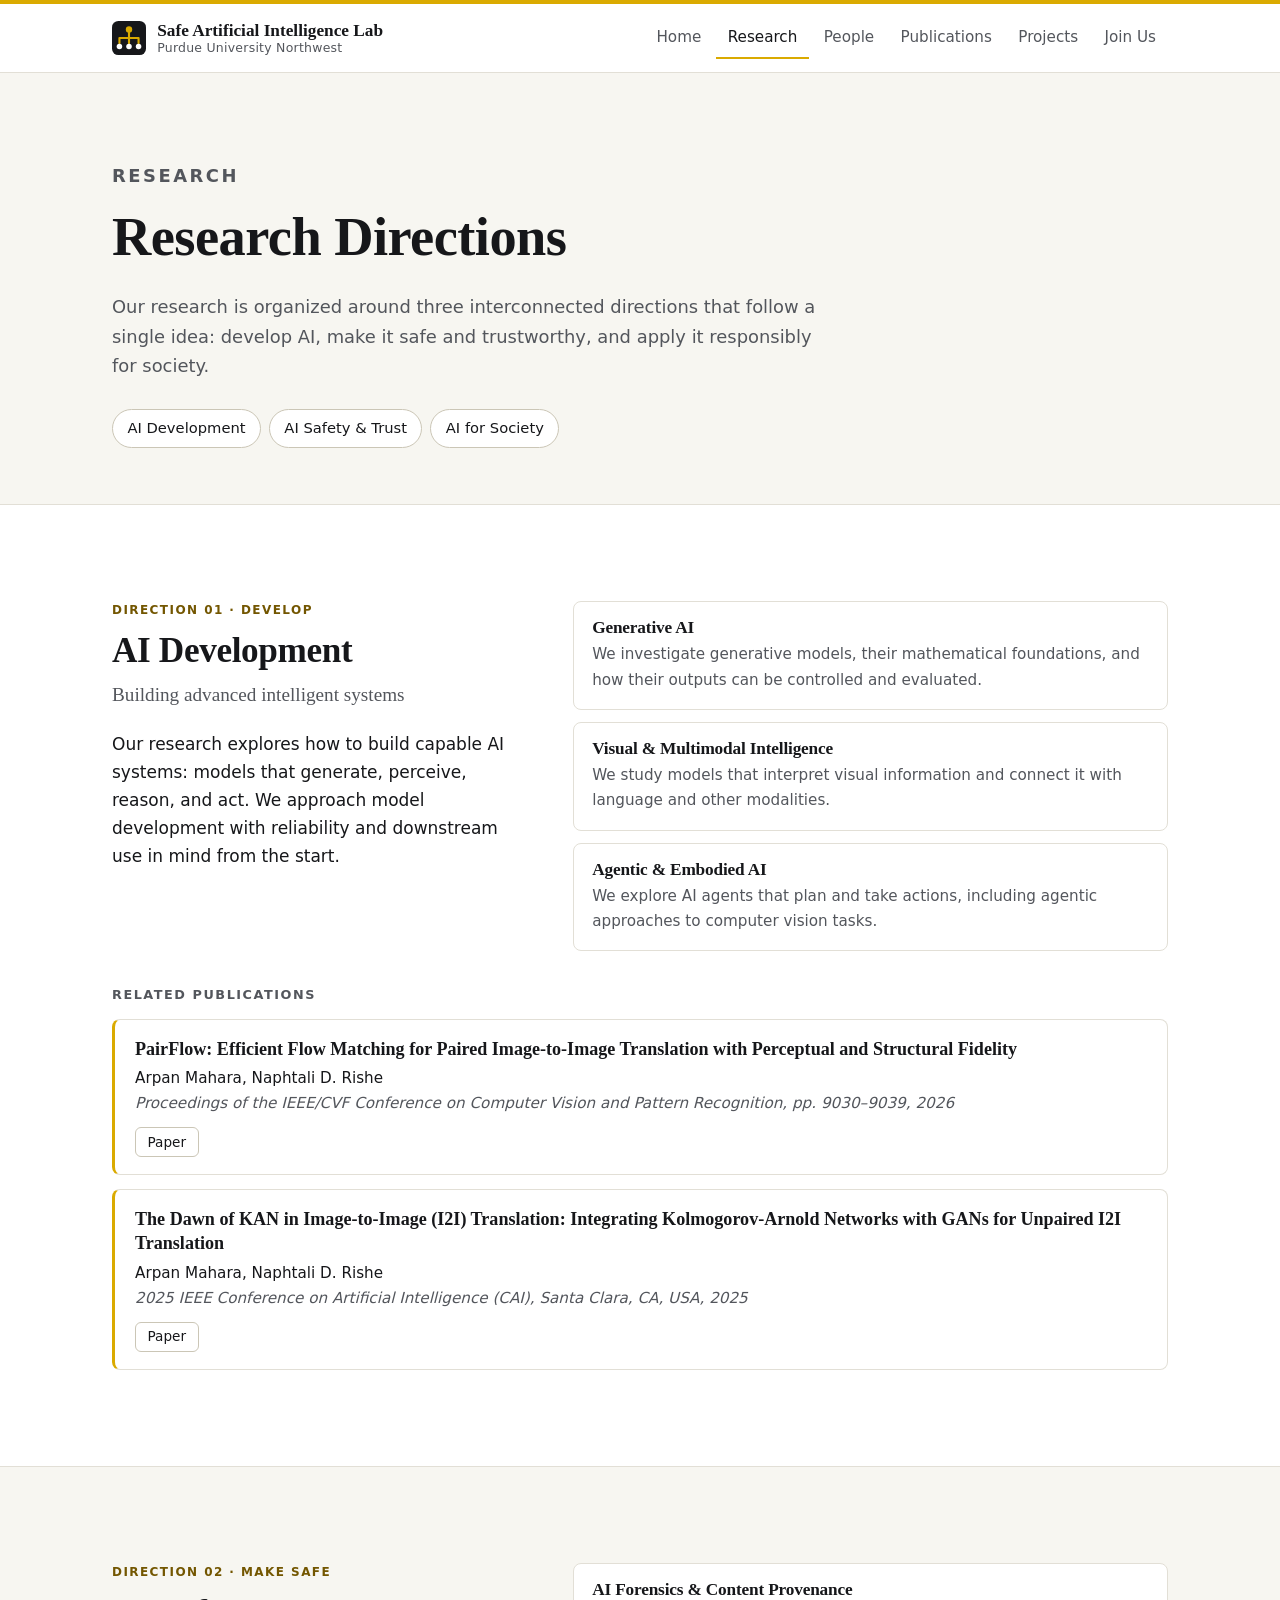
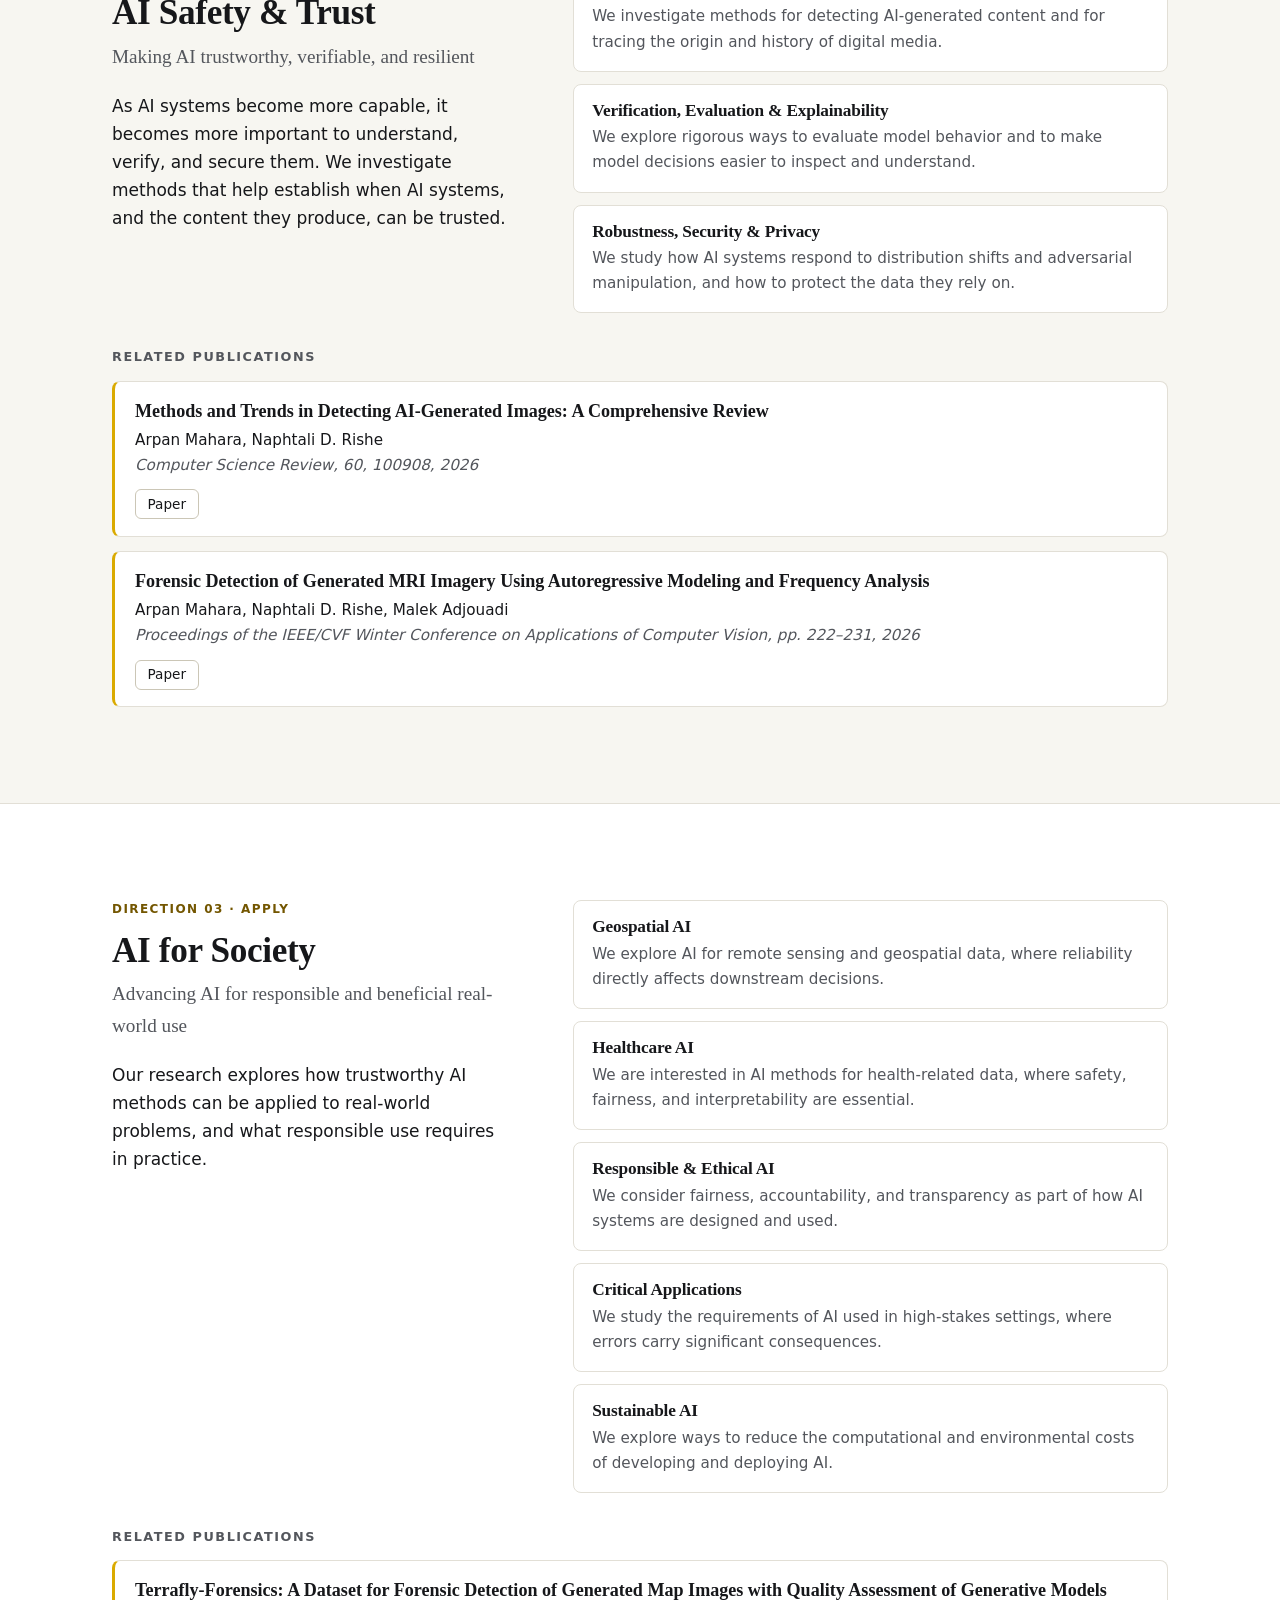
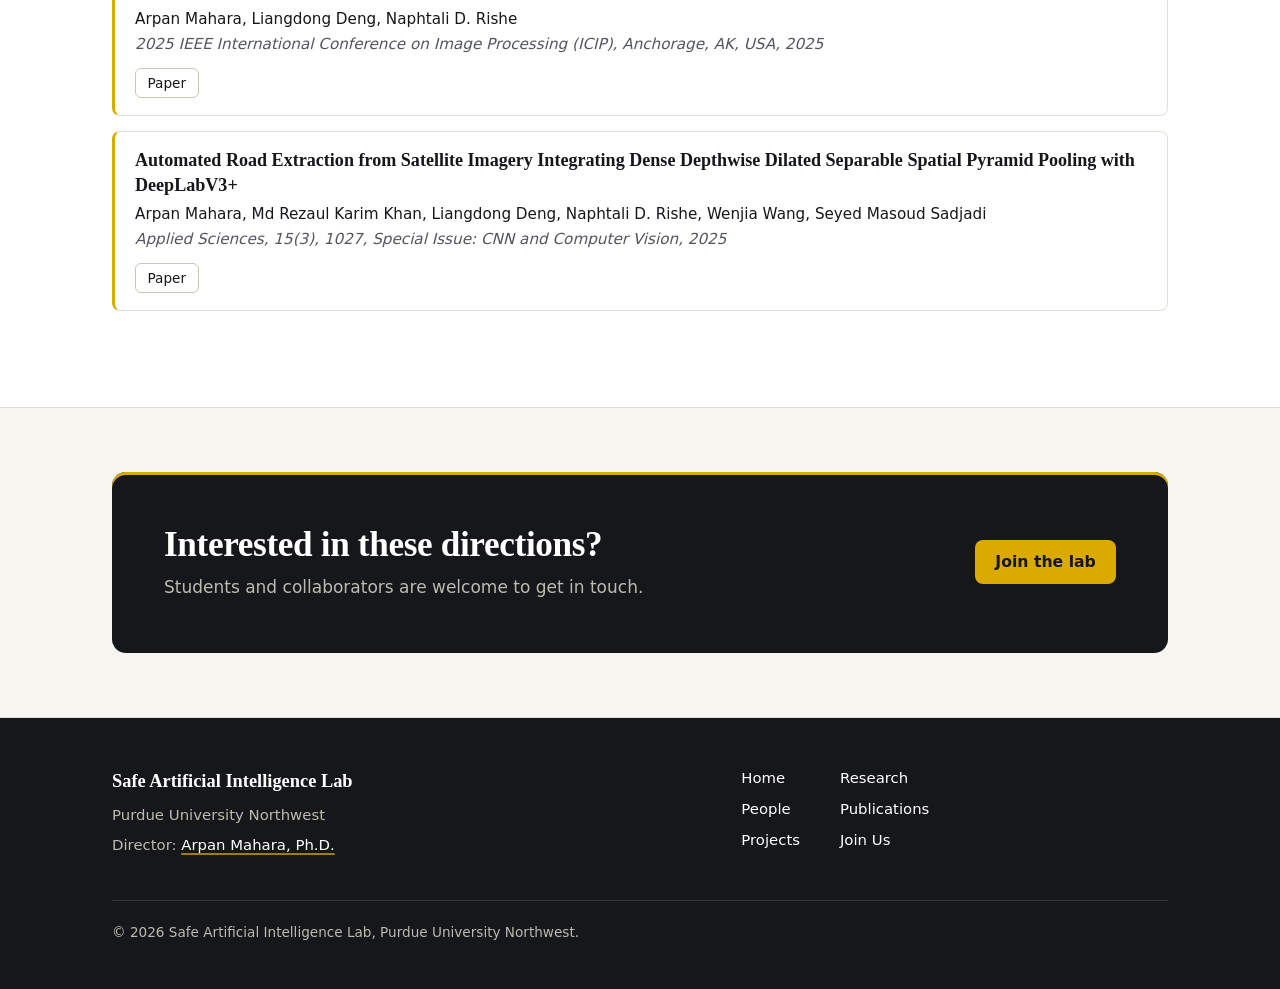
<file: research.html>
<!DOCTYPE html>
<html lang="en">
<head>
  <meta charset="utf-8">
  <meta name="viewport" content="width=device-width, initial-scale=1">
  <title>Research | Safe Artificial Intelligence Lab</title>
  <meta name="description" content="Research directions of the Safe Artificial Intelligence Lab at Purdue University Northwest: AI Development, AI Safety & Trust, and AI for Society.">
  <link rel="canonical" href="https://amaha7984.github.io/safe-artificial-intelligence-lab/research.html">

  <meta property="og:type" content="website">
  <meta property="og:site_name" content="Safe Artificial Intelligence Lab">
  <meta property="og:title" content="Research | Safe Artificial Intelligence Lab">
  <meta property="og:description" content="Research directions of the Safe Artificial Intelligence Lab at Purdue University Northwest: AI Development, AI Safety &amp; Trust, and AI for Society.">
  <meta property="og:url" content="https://amaha7984.github.io/safe-artificial-intelligence-lab/research.html">
  <meta property="og:locale" content="en_US">
  <meta name="twitter:card" content="summary">

  <link rel="icon" href="assets/images/favicon.svg" type="image/svg+xml">
  <link rel="stylesheet" href="assets/css/style.css">
  <script>document.documentElement.classList.add('js');</script>
</head>
<body>
  <a class="skip-link" href="#main">Skip to main content</a>

  <header class="site-header">
    <div class="container header-inner">
      <a class="brand" href="index.html">
        <img class="brand-mark" src="assets/images/favicon.svg" alt="" width="34" height="34">
        <span class="brand-text">
          <span class="brand-name"><span class="brand-full">Safe Artificial Intelligence Lab</span><span class="brand-short">Safe AI Lab</span></span>
          <span class="brand-sub">Purdue University Northwest</span>
        </span>
      </a>
      <button class="nav-toggle" type="button" aria-expanded="false" aria-controls="site-nav">
        <span class="nav-toggle-bars" aria-hidden="true"></span> Menu
      </button>
      <nav id="site-nav" class="site-nav" aria-label="Main">
        <ul class="nav-list" role="list">
          <li><a href="index.html">Home</a></li>
          <li><a href="research.html" aria-current="page">Research</a></li>
          <li><a href="people.html">People</a></li>
          <li><a href="publications.html">Publications</a></li>
          <li><a href="projects.html">Projects</a></li>
          <li><a href="join.html">Join Us</a></li>
        </ul>
      </nav>
    </div>
  </header>

  <main id="main">
    <header class="page-header">
      <div class="container">
        <p class="eyebrow">Research</p>
        <h1>Research Directions</h1>
        <p>Our research is organized around three interconnected directions that follow a single idea: develop AI, make it safe and trustworthy, and apply it responsibly for society.</p>
        <nav aria-label="Research directions">
          <ul class="jump-nav" role="list">
            <li><a href="#development">AI Development</a></li>
            <li><a href="#safety">AI Safety &amp; Trust</a></li>
            <li><a href="#society">AI for Society</a></li>
          </ul>
        </nav>
      </div>
    </header>

    <!-- 1. AI Development -->
    <section id="development" class="section direction" aria-labelledby="development-title">
      <div class="container">
        <div class="direction-intro">
          <div>
            <p class="branch-step">Direction 01 · Develop</p>
            <h2 id="development-title">AI Development</h2>
            <p class="direction-tagline">Building advanced intelligent systems</p>
            <p>Our research explores how to build capable AI systems: models that generate, perceive, reason, and act. We approach model development with reliability and downstream use in mind from the start.</p>
          </div>
          <ul class="topic-list" role="list">
            <li class="topic">
              <h3>Generative AI</h3>
              <p>We investigate generative models, their mathematical foundations, and how their outputs can be controlled and evaluated.</p>
            </li>
            <li class="topic">
              <h3>Visual &amp; Multimodal Intelligence</h3>
              <p>We study models that interpret visual information and connect it with language and other modalities.</p>
            </li>
            <li class="topic">
              <h3>Agentic &amp; Embodied AI</h3>
              <p>We explore AI agents that plan and take actions, including agentic approaches to computer vision tasks.</p>
            </li>
          </ul>
        </div>

        <div class="related" data-hide-if-empty>
          <h3 class="related-title">Related projects</h3>
          <div class="card-grid" data-render="projects" data-direction="development" data-heading="h4"></div>
        </div>
        <div class="related" data-hide-if-empty>
          <h3 class="related-title">Related publications</h3>
          <div data-render="publications" data-direction="development"></div>
        </div>
      </div>
    </section>

    <!-- 2. AI Safety & Trust -->
    <section id="safety" class="section section--alt direction" aria-labelledby="safety-title">
      <div class="container">
        <div class="direction-intro">
          <div>
            <p class="branch-step">Direction 02 · Make Safe</p>
            <h2 id="safety-title">AI Safety &amp; Trust</h2>
            <p class="direction-tagline">Making AI trustworthy, verifiable, and resilient</p>
            <p>As AI systems become more capable, it becomes more important to understand, verify, and secure them. We investigate methods that help establish when AI systems, and the content they produce, can be trusted.</p>
          </div>
          <ul class="topic-list" role="list">
            <li class="topic">
              <h3>AI Forensics &amp; Content Provenance</h3>
              <p>We investigate methods for detecting AI-generated content and for tracing the origin and history of digital media.</p>
            </li>
            <li class="topic">
              <h3>Verification, Evaluation &amp; Explainability</h3>
              <p>We explore rigorous ways to evaluate model behavior and to make model decisions easier to inspect and understand.</p>
            </li>
            <li class="topic">
              <h3>Robustness, Security &amp; Privacy</h3>
              <p>We study how AI systems respond to distribution shifts and adversarial manipulation, and how to protect the data they rely on.</p>
            </li>
          </ul>
        </div>

        <div class="related" data-hide-if-empty>
          <h3 class="related-title">Related projects</h3>
          <div class="card-grid" data-render="projects" data-direction="safety" data-heading="h4"></div>
        </div>
        <div class="related" data-hide-if-empty>
          <h3 class="related-title">Related publications</h3>
          <div data-render="publications" data-direction="safety"></div>
        </div>
      </div>
    </section>

    <!-- 3. AI for Society -->
    <section id="society" class="section direction" aria-labelledby="society-title">
      <div class="container">
        <div class="direction-intro">
          <div>
            <p class="branch-step">Direction 03 · Apply</p>
            <h2 id="society-title">AI for Society</h2>
            <p class="direction-tagline">Advancing AI for responsible and beneficial real-world use</p>
            <p>Our research explores how trustworthy AI methods can be applied to real-world problems, and what responsible use requires in practice.</p>
          </div>
          <ul class="topic-list" role="list">
            <li class="topic">
              <h3>Geospatial AI</h3>
              <p>We explore AI for remote sensing and geospatial data, where reliability directly affects downstream decisions.</p>
            </li>
            <li class="topic">
              <h3>Healthcare AI</h3>
              <p>We are interested in AI methods for health-related data, where safety, fairness, and interpretability are essential.</p>
            </li>
            <li class="topic">
              <h3>Responsible &amp; Ethical AI</h3>
              <p>We consider fairness, accountability, and transparency as part of how AI systems are designed and used.</p>
            </li>
            <li class="topic">
              <h3>Critical Applications</h3>
              <p>We study the requirements of AI used in high-stakes settings, where errors carry significant consequences.</p>
            </li>
            <li class="topic">
              <h3>Sustainable AI</h3>
              <p>We explore ways to reduce the computational and environmental costs of developing and deploying AI.</p>
            </li>
          </ul>
        </div>

        <div class="related" data-hide-if-empty>
          <h3 class="related-title">Related projects</h3>
          <div class="card-grid" data-render="projects" data-direction="society" data-heading="h4"></div>
        </div>
        <div class="related" data-hide-if-empty>
          <h3 class="related-title">Related publications</h3>
          <div data-render="publications" data-direction="society"></div>
        </div>
      </div>
    </section>

    <section class="section section--tight section--alt" aria-labelledby="join-title">
      <div class="container">
        <div class="cta">
          <div>
            <h2 id="join-title">Interested in these directions?</h2>
            <p>Students and collaborators are welcome to get in touch.</p>
          </div>
          <div class="btn-row">
            <a class="btn btn-primary" href="join.html">Join the lab</a>
          </div>
        </div>
      </div>
    </section>
  </main>

  <footer class="site-footer">
    <div class="container">
      <div class="footer-grid">
        <div>
          <p class="footer-name">Safe Artificial Intelligence Lab</p>
          <p>Purdue University Northwest</p>
          <p>Director: <a href="https://www.pnw.edu/people/arpan-mahara-ph-d/">Arpan Mahara, Ph.D.</a></p>
        </div>
        <nav class="footer-nav" aria-label="Footer">
          <ul role="list">
            <li><a href="index.html">Home</a></li>
            <li><a href="research.html">Research</a></li>
            <li><a href="people.html">People</a></li>
            <li><a href="publications.html">Publications</a></li>
            <li><a href="projects.html">Projects</a></li>
            <li><a href="join.html">Join Us</a></li>
          </ul>
        </nav>
      </div>
      <p class="footer-bottom">© <span data-current-year>2026</span> Safe Artificial Intelligence Lab, Purdue University Northwest.</p>
    </div>
  </footer>

  <script src="assets/js/main.js" defer></script>
</body>
</html>
</file>
<file: assets/css/style.css>
/* ==========================================================================
   Safe Artificial Intelligence Lab — Purdue University Northwest
   Single stylesheet. Design tokens live in :root.
   ========================================================================== */

:root {
  color-scheme: light;

  --bg: #ffffff;
  --bg-alt: #f7f6f1;
  --text: #16171a;
  --text-muted: #53565c;
  --border: #e2dfd6;
  --border-strong: #cbc6b6;

  --gold: #daaa00;        /* accents, rules, borders, buttons */
  --gold-hover: #c69a00;
  --gold-soft: #f7f0d4;
  --gold-text: #735600;   /* AA-compliant gold for small text on light backgrounds */

  --ink: #16171a;         /* dark surfaces (tree root, footer, CTA) */
  --ink-muted: #bdbab0;
  --focus: #1f56d8;

  --serif: "Iowan Old Style", "Palatino Linotype", Palatino, "Book Antiqua", Georgia, serif;
  --sans: system-ui, -apple-system, "Segoe UI", Roboto, "Helvetica Neue", Arial, sans-serif;

  --radius: 10px;
  --shadow: 0 1px 2px rgba(22, 23, 26, 0.04), 0 8px 24px rgba(22, 23, 26, 0.07);
  --max: 1120px;
  --gutter: clamp(16px, 4vw, 32px);
}

/* ---------- Base ---------- */

*, *::before, *::after { box-sizing: border-box; }

html { -webkit-text-size-adjust: 100%; scroll-behavior: smooth; }

body {
  margin: 0;
  font-family: var(--sans);
  font-size: 1.0625rem;
  line-height: 1.65;
  color: var(--text);
  background: var(--bg);
}

img { max-width: 100%; height: auto; display: block; }

a {
  color: inherit;
  text-decoration-color: var(--gold);
  text-decoration-thickness: 1.5px;
  text-underline-offset: 0.2em;
}
a:hover { color: var(--gold-text); }

:focus-visible { outline: 3px solid var(--focus); outline-offset: 3px; border-radius: 4px; }

h1, h2, h3, h4 {
  font-family: var(--serif);
  font-weight: 600;
  line-height: 1.2;
  letter-spacing: -0.01em;
  margin: 0 0 0.5em;
}
h1 { font-size: clamp(2.1rem, 1.3rem + 3.2vw, 3.4rem); }
h2 { font-size: clamp(1.6rem, 1.25rem + 1.4vw, 2.2rem); }
h3 { font-size: 1.3rem; }
h4 { font-size: 1rem; }

p { margin: 0 0 1em; }

/* :where() keeps this reset at zero specificity so component classes (.tree-branches, .jump-nav…) can set spacing */
:where(ul[role="list"], ol[role="list"]) { list-style: none; margin: 0; padding: 0; }

.container { width: 100%; max-width: var(--max); margin-inline: auto; padding-inline: var(--gutter); }

.visually-hidden {
  position: absolute !important;
  width: 1px; height: 1px;
  padding: 0; margin: -1px;
  overflow: hidden; clip: rect(0 0 0 0);
  white-space: nowrap; border: 0;
}

.skip-link {
  position: absolute;
  left: 16px; top: -100px;
  z-index: 100;
  padding: 0.6em 1em;
  background: var(--ink);
  color: #fff;
  border-radius: 6px;
}
.skip-link:focus { top: 12px; color: #fff; }

@media (prefers-reduced-motion: reduce) {
  html { scroll-behavior: auto; }
  *, *::before, *::after { transition: none !important; }
}

/* ---------- Header & navigation ---------- */

.site-header {
  position: sticky;
  top: 0;
  z-index: 50;
  background: rgba(255, 255, 255, 0.97);
  border-top: 4px solid var(--gold);
  border-bottom: 1px solid var(--border);
}

.header-inner {
  display: flex;
  flex-wrap: wrap;
  align-items: center;
  justify-content: space-between;
  gap: 0.5rem 1rem;
  min-height: 68px;
}

.brand { display: flex; align-items: center; gap: 0.7rem; color: var(--text); text-decoration: none; }
.brand:hover { color: var(--text); }
.brand-mark { width: 34px; height: 34px; flex: none; }
.brand-text { display: flex; flex-direction: column; line-height: 1.15; }
.brand-name { font-family: var(--serif); font-size: 1.08rem; font-weight: 600; }
.brand-sub { font-size: 0.78rem; letter-spacing: 0.02em; color: var(--text-muted); }
.brand-short { display: none; }
@media (max-width: 520px) {
  .brand-full { display: none; }
  .brand-short { display: inline; }
}
@media (min-width: 881px) and (max-width: 1060px) {
  .nav-list a { padding-inline: 0.5rem; font-size: 0.92rem; }
}

.nav-toggle {
  display: none;
  align-items: center;
  gap: 0.5rem;
  padding: 0.5rem 0.8rem;
  font: inherit;
  font-size: 0.95rem;
  font-weight: 500;
  color: var(--text);
  background: #fff;
  border: 1px solid var(--border-strong);
  border-radius: 8px;
  cursor: pointer;
}
.nav-toggle-bars, .nav-toggle-bars::before, .nav-toggle-bars::after {
  display: block;
  width: 16px; height: 2px;
  background: currentColor;
  border-radius: 1px;
  position: relative;
}
.nav-toggle-bars::before, .nav-toggle-bars::after { content: ""; position: absolute; left: 0; }
.nav-toggle-bars::before { top: -5px; }
.nav-toggle-bars::after { top: 5px; }

.nav-list { display: flex; flex-wrap: wrap; gap: 0.15rem; }
.nav-list a {
  display: block;
  padding: 0.5rem 0.75rem;
  font-size: 0.95rem;
  font-weight: 500;
  color: var(--text-muted);
  text-decoration: none;
  border-radius: 6px;
}
.nav-list a:hover { color: var(--text); background: var(--bg-alt); }
.nav-list a[aria-current="page"] { color: var(--text); box-shadow: inset 0 -2px 0 var(--gold); border-radius: 0; }

@media (max-width: 880px) {
  .js .nav-toggle { display: inline-flex; }
  .js .site-nav {
    display: none;
    position: absolute;
    top: 100%; left: 0; right: 0;
    background: #fff;
    border-bottom: 1px solid var(--border);
    box-shadow: 0 12px 24px rgba(22, 23, 26, 0.08);
  }
  .js .site-nav.is-open { display: block; }
  .js .nav-list { flex-direction: column; padding: 0.5rem var(--gutter) 1rem; }
  .js .nav-list a { padding: 0.75rem 0.5rem; border-bottom: 1px solid var(--border); border-radius: 0; }
  .js .nav-list li:last-child a { border-bottom: 0; }
  .js .nav-list a[aria-current="page"] { box-shadow: inset 3px 0 0 var(--gold); padding-left: 0.9rem; }
}

/* ---------- Buttons, badges, tags, links ---------- */

.btn {
  display: inline-flex;
  align-items: center;
  gap: 0.5rem;
  padding: 0.72rem 1.2rem;
  font-size: 0.98rem;
  font-weight: 600;
  line-height: 1.2;
  text-decoration: none;
  border: 1px solid transparent;
  border-radius: 8px;
  transition: background-color 0.18s, border-color 0.18s, color 0.18s;
}
.btn-primary { background: var(--gold); color: var(--ink); }
.btn-primary:hover { background: var(--gold-hover); color: var(--ink); }
.btn-outline { background: #fff; color: var(--text); border-color: var(--border-strong); }
.btn-outline:hover { border-color: var(--text); color: var(--text); }
.btn-on-dark { background: transparent; color: #fff; border-color: #5b5d64; }
.btn-on-dark:hover { color: #fff; border-color: #fff; }
.btn-row { display: flex; flex-wrap: wrap; gap: 0.75rem; }

.text-link { font-weight: 600; text-decoration: none; color: var(--text); }
.text-link::after { content: " →"; content: " →" / ""; color: var(--gold-text); }
.text-link:hover { color: var(--gold-text); text-decoration: underline; text-decoration-color: var(--gold); }

.badge-sample {
  display: inline-block;
  padding: 0.12rem 0.5rem;
  font-family: var(--sans);
  font-size: 0.7rem;
  font-weight: 700;
  letter-spacing: 0.08em;
  line-height: 1.5;
  text-transform: uppercase;
  vertical-align: 0.15em;
  color: var(--gold-text);
  background: var(--gold-soft);
  border: 1px solid #e6d48f;
  border-radius: 4px;
}

.tag-list { display: flex; flex-wrap: wrap; gap: 0.4rem; list-style: none; margin: 0; padding: 0; }
.tag {
  display: inline-block;
  padding: 0.18rem 0.6rem;
  font-size: 0.8rem;
  line-height: 1.5;
  color: var(--text-muted);
  text-decoration: none;
  background: var(--bg-alt);
  border: 1px solid var(--border);
  border-radius: 999px;
}
a.tag:hover { color: var(--text); border-color: var(--gold); }

.link-row { display: flex; flex-wrap: wrap; gap: 0.45rem; }
.link-pill {
  display: inline-block;
  padding: 0.28rem 0.72rem;
  font-size: 0.85rem;
  font-weight: 500;
  line-height: 1.4;
  color: var(--text);
  text-decoration: none;
  background: #fff;
  border: 1px solid var(--border-strong);
  border-radius: 6px;
  transition: background-color 0.18s, border-color 0.18s;
}
a.link-pill:hover { color: var(--text); background: var(--gold-soft); border-color: var(--gold); }
.link-pill.is-placeholder { color: var(--text-muted); border-style: dashed; cursor: default; }

.eyebrow {
  margin: 0 0 0.9rem;
  font-size: 0.8rem;
  font-weight: 700;
  letter-spacing: 0.14em;
  text-transform: uppercase;
  color: var(--gold-text);
}

.notice {
  margin: 0 0 1.75rem;
  padding: 0.8rem 1rem;
  font-size: 0.93rem;
  color: #4a3b00;
  background: #fcf8e9;
  border: 1px solid #eadb9f;
  border-radius: 8px;
}

.data-status {
  margin: 0;
  padding: 1rem 1.15rem;
  font-size: 0.95rem;
  color: var(--text-muted);
  border: 1px dashed var(--border-strong);
  border-radius: 8px;
}

/* Shown in place of an empty list (e.g. projects not yet published) */
.empty-state {
  grid-column: 1 / -1;
  padding: clamp(1.5rem, 4vw, 2.25rem);
  background: #fff;
  border: 1px solid var(--border);
  border-left: 3px solid var(--gold);
  border-radius: var(--radius);
}
.empty-state h2, .empty-state h3 { margin: 0.75rem 0 0.4rem; font-size: 1.35rem; }
.empty-state p { max-width: 66ch; margin-bottom: 1rem; color: var(--text-muted); }

.status-pill {
  display: inline-flex;
  align-items: center;
  gap: 0.45rem;
  padding: 0.2rem 0.7rem;
  font-size: 0.75rem;
  font-weight: 700;
  letter-spacing: 0.08em;
  text-transform: uppercase;
  color: var(--gold-text);
  background: var(--gold-soft);
  border: 1px solid #e6d48f;
  border-radius: 999px;
}
.status-pill::before { content: ""; width: 0.45rem; height: 0.45rem; background: var(--gold); border-radius: 50%; }

/* ---------- Sections ---------- */

.section { padding-block: clamp(56px, 8vw, 96px); }
.section--alt { background: var(--bg-alt); border-block: 1px solid var(--border); }
.section--tight { padding-block: clamp(40px, 6vw, 64px); }

.section-head { max-width: 720px; margin-bottom: 2.5rem; }
.section-head > :last-child { margin-bottom: 0; }
.section-head p { color: var(--text-muted); font-size: 1.08rem; }
.section-head--center { max-width: 860px; margin-inline: auto; text-align: center; }
.section-head--center p { text-wrap: balance; }
.section-head--row {
  display: flex;
  flex-wrap: wrap;
  align-items: flex-end;
  justify-content: space-between;
  gap: 1rem 2rem;
  max-width: none;
}
.section-head--row > div { max-width: 640px; }

.split {
  display: grid;
  grid-template-columns: minmax(0, 1fr) minmax(0, 1.7fr);
  gap: clamp(1.5rem, 5vw, 4rem);
  align-items: start;
}
.split .lead { font-family: var(--serif); font-size: clamp(1.2rem, 1.05rem + 0.6vw, 1.45rem); line-height: 1.55; }
@media (max-width: 760px) { .split { grid-template-columns: 1fr; } }

/* ---------- Home hero ---------- */

.hero { padding-block: clamp(56px, 9vw, 112px) clamp(40px, 6vw, 72px); text-align: center; }
.hero h1 { margin-bottom: 0.35em; text-wrap: balance; }
.hero-lead {
  max-width: 52ch;
  margin-inline: auto;
  margin-bottom: 1.5rem;
  font-family: var(--serif);
  font-size: clamp(1.2rem, 1rem + 0.9vw, 1.55rem);
  line-height: 1.45;
  color: var(--text-muted);
  text-wrap: balance;
}
.hero-director { margin-bottom: 2rem; font-size: 1.02rem; }
.hero-director a { font-weight: 600; }
.hero .btn-row, .hero .concept-flow { justify-content: center; }

.concept-flow {
  display: flex;
  flex-wrap: wrap;
  align-items: center;
  gap: 0.5rem;
  margin: 2.5rem 0 0;
  padding: 0;
  list-style: none;
  font-size: 0.92rem;
}
.concept-flow li { display: flex; align-items: center; gap: 0.5rem; }
.concept-flow li + li::before { content: "→"; content: "→" / ""; color: var(--gold-text); font-weight: 700; }
.concept-flow span {
  padding: 0.3rem 0.75rem;
  font-weight: 500;
  background: var(--bg-alt);
  border: 1px solid var(--border);
  border-radius: 999px;
}

/* ---------- SAFE AI tree (primary visual identity) ---------- */

.safe-tree {
  --line: var(--gold);
  --drop: 36px;
  --gap: 1.5rem;
}

.tree-root {
  position: relative;
  display: flex;
  flex-direction: column;
  align-items: center;
  width: max-content;
  max-width: 100%;
  margin-inline: auto;
  padding: 0.95rem 2.5rem 1rem;
  text-align: center;
  color: #fff;
  background: var(--ink);
  border-radius: var(--radius);
  box-shadow: inset 0 -3px 0 var(--gold);
}
.tree-root-label { font-family: var(--serif); font-size: clamp(1.2rem, 1rem + 0.8vw, 1.5rem); font-weight: 600; letter-spacing: 0.01em; line-height: 1.25; }
.tree-root::after {
  content: "";
  position: absolute;
  top: 100%;
  left: calc(50% - 1px);
  width: 2px;
  height: var(--drop);
  background: var(--line);
}

.tree-branches {
  position: relative;
  display: grid;
  grid-template-columns: repeat(3, minmax(0, 1fr));
  gap: var(--gap);
  margin: var(--drop) 0 0;
  padding: var(--drop) 0 0;
  list-style: none;
}
/* horizontal bar joining the centers of the outer columns */
.tree-branches::before {
  content: "";
  position: absolute;
  top: 0;
  left: calc((100% - 2 * var(--gap)) / 6);
  right: calc((100% - 2 * var(--gap)) / 6);
  height: 2px;
  background: var(--line);
}
.tree-branch { position: relative; }
/* vertical drop from the bar into each branch */
.tree-branch::before {
  content: "";
  position: absolute;
  top: calc(-1 * var(--drop));
  left: calc(50% - 1px);
  width: 2px;
  height: var(--drop);
  background: var(--line);
}

.branch-card {
  display: flex;
  flex-direction: column;
  height: 100%;
  padding: 1.5rem 1.5rem 1.3rem;
  background: #fff;
  border: 1px solid var(--border);
  border-top: 3px solid var(--gold);
  border-radius: var(--radius);
  transition: border-color 0.2s, box-shadow 0.2s, transform 0.2s;
}
.branch-card:hover { border-color: var(--border-strong); border-top-color: var(--gold); box-shadow: var(--shadow); transform: translateY(-2px); }
.branch-step { margin: 0 0 0.5rem; font-size: 0.75rem; font-weight: 700; letter-spacing: 0.12em; text-transform: uppercase; color: var(--gold-text); }
.branch-card h3 { margin-bottom: 0.3rem; font-size: 1.4rem; }
.branch-tagline { margin-bottom: 1rem; font-size: 0.97rem; color: var(--text-muted); }
.branch-topics { flex: 1; margin: 0 0 1.25rem; padding: 0; list-style: none; border-top: 1px solid var(--border); }
.branch-topics li { padding: 0.5rem 0; font-size: 0.95rem; border-bottom: 1px solid var(--border); }
.branch-card .text-link { font-size: 0.93rem; }

@media (max-width: 860px) {
  .safe-tree { --drop: 1.5rem; --spine: 26px; --indent: 48px; --tick: 2.1rem; }

  .tree-root { width: 100%; align-items: flex-start; margin-inline: 0; padding: 0.9rem 1.25rem; text-align: left; }
  .tree-root::after { left: calc(var(--spine) - 1px); }

  .tree-branches { grid-template-columns: 1fr; margin-top: 0; padding-left: var(--indent); }
  .tree-branches::before { display: none; }

  /* spine segment for each branch: from the previous branch down to this branch's tick */
  .tree-branch::before {
    top: calc(-1 * var(--gap));
    bottom: 0;
    left: calc(var(--spine) - var(--indent) - 1px);
    height: auto;
  }
  .tree-branch:first-child::before { top: 0; }
  .tree-branch:last-child::before { bottom: auto; height: calc(var(--gap) + var(--tick)); }
  .tree-branch:first-child:last-child::before { height: var(--tick); }
  /* horizontal tick into the card */
  .tree-branch::after {
    content: "";
    position: absolute;
    top: var(--tick);
    left: calc(var(--spine) - var(--indent));
    width: calc(var(--indent) - var(--spine));
    height: 2px;
    background: var(--line);
  }
  .branch-card:hover { transform: none; }
}

@media (max-width: 420px) {
  .safe-tree { --spine: 18px; --indent: 34px; }
  .branch-card { padding: 1.2rem 1.1rem 1.1rem; }
}

/* ---------- Page header (inner pages) ---------- */

.page-header { padding-block: clamp(48px, 7vw, 88px) clamp(32px, 5vw, 56px); background: var(--bg-alt); border-bottom: 1px solid var(--border); }
.page-header h1 { margin-bottom: 0.4em; }
.page-header p { max-width: 64ch; font-size: 1.12rem; color: var(--text-muted); }
.page-header > .container > :last-child { margin-bottom: 0; }

.jump-nav { display: flex; flex-wrap: wrap; gap: 0.5rem; margin-top: 1.75rem; }
.jump-nav a {
  display: inline-block;
  padding: 0.4rem 0.9rem;
  font-size: 0.92rem;
  font-weight: 500;
  text-decoration: none;
  background: #fff;
  border: 1px solid var(--border-strong);
  border-radius: 999px;
}
.jump-nav a:hover { color: var(--text); border-color: var(--gold); background: var(--gold-soft); }

/* ---------- Cards (projects) ---------- */

.card-grid { display: grid; grid-template-columns: repeat(auto-fill, minmax(min(100%, 300px), 1fr)); gap: 1.5rem; }

.card {
  display: flex;
  flex-direction: column;
  overflow: hidden;
  background: #fff;
  border: 1px solid var(--border);
  border-radius: var(--radius);
  transition: border-color 0.2s, box-shadow 0.2s;
}
.card:hover { border-color: var(--border-strong); box-shadow: var(--shadow); }
.card-media { aspect-ratio: 16 / 9; max-width: 100%; background: var(--bg-alt); border-bottom: 1px solid var(--border); }
.card-media img { width: 100%; height: 100%; object-fit: cover; }
.card-body { display: flex; flex: 1; flex-direction: column; gap: 0.7rem; padding: 1.2rem 1.3rem 1.3rem; }
.card-body > * { margin: 0; }
.card-title { font-size: 1.16rem; line-height: 1.3; }
.card-text { font-size: 0.96rem; color: var(--text-muted); }
.card-body .link-row { margin-top: auto; padding-top: 0.3rem; }

/* ---------- Publications ---------- */

.pub-year { margin: 2.75rem 0 1rem; padding-bottom: 0.4rem; font-size: 1.45rem; border-bottom: 1px solid var(--border); }
.pub-year:first-child { margin-top: 0; }
.pub-list { display: grid; gap: 0.9rem; }
.pub { padding: 1.05rem 1.25rem; background: #fff; border: 1px solid var(--border); border-left: 3px solid var(--gold); border-radius: 8px; }
.pub > * { margin: 0; }
.pub-title { margin-bottom: 0.3rem; font-family: var(--serif); font-size: 1.13rem; font-weight: 600; line-height: 1.35; }
.pub-authors { font-size: 0.95rem; }
.pub-venue { font-size: 0.95rem; font-style: italic; color: var(--text-muted); }
.pub .link-row { margin-top: 0.7rem; }

/* ---------- People ---------- */

.people-group + .people-group { margin-top: clamp(3rem, 6vw, 4.5rem); }
.people-group-title { margin-bottom: 1.5rem; padding-bottom: 0.5rem; border-bottom: 1px solid var(--border); }

.person { display: grid; grid-template-columns: minmax(0, 280px) minmax(0, 1fr); gap: clamp(1.5rem, 4vw, 3rem); align-items: start; }
.person--compact { grid-template-columns: minmax(0, 200px) minmax(0, 1fr); }
.person-photo { width: 100%; aspect-ratio: 1; object-fit: cover; border: 1px solid var(--border); border-radius: var(--radius); }
.person-body > :last-child { margin-bottom: 0; }
.person-name { margin-bottom: 0.2rem; font-size: clamp(1.5rem, 1.2rem + 1.2vw, 2rem); }
.person-role { margin-bottom: 0.15rem; font-size: 0.9rem; font-weight: 700; letter-spacing: 0.02em; color: var(--gold-text); }
.person-title { margin-bottom: 1.25rem; color: var(--text-muted); }
.person-bio { max-width: 68ch; }
.meta-grid { display: grid; grid-template-columns: repeat(auto-fit, minmax(min(100%, 260px), 1fr)); gap: 1.5rem 2rem; margin: 1.75rem 0; }
.meta-block h4 { margin-bottom: 0.6rem; font-family: var(--sans); font-size: 0.78rem; font-weight: 700; letter-spacing: 0.12em; text-transform: uppercase; color: var(--text-muted); }
.meta-block ul:not(.tag-list) { margin: 0; padding-left: 1.1rem; font-size: 0.95rem; }
.meta-block ul:not(.tag-list) li + li { margin-top: 0.3rem; }
.person--compact .tag-list { margin-bottom: 1.25rem; }

.member-grid { display: grid; grid-template-columns: repeat(auto-fill, minmax(min(100%, 220px), 1fr)); gap: 1.25rem; }
.member { padding: 1rem; background: #fff; border: 1px solid var(--border); border-radius: var(--radius); }
.member-photo { width: 100%; aspect-ratio: 1; object-fit: cover; margin-bottom: 0.85rem; border-radius: 8px; }
.member-name { margin-bottom: 0.15rem; font-size: 1.1rem; }
.member-title, .member-note { margin: 0; font-size: 0.92rem; color: var(--text-muted); }

@media (max-width: 700px) {
  .person, .person--compact { grid-template-columns: 1fr; }
  .person-photo { max-width: 220px; }
}

/* ---------- Research page ---------- */

.direction { scroll-margin-top: 96px; }
.direction-intro { display: grid; grid-template-columns: minmax(0, 1fr) minmax(0, 1.5fr); gap: clamp(1.5rem, 5vw, 4rem); align-items: start; }
.direction-intro .branch-step { margin-bottom: 0.6rem; }
.direction-intro h2 { margin-bottom: 0.4rem; }
.direction-tagline { font-family: var(--serif); font-size: 1.2rem; color: var(--text-muted); }
.topic-list { display: grid; gap: 0.75rem; }
.topic { padding: 1rem 1.15rem; background: #fff; border: 1px solid var(--border); border-radius: 8px; }
.topic h3 { margin-bottom: 0.25rem; font-size: 1.08rem; }
.topic p { margin: 0; font-size: 0.95rem; color: var(--text-muted); }
.related { margin-top: 3rem; }
.related-title { margin-bottom: 1rem; font-family: var(--sans); font-size: 0.8rem; font-weight: 700; letter-spacing: 0.12em; text-transform: uppercase; color: var(--text-muted); }
.related + .related { margin-top: 2.25rem; }
@media (max-width: 760px) { .direction-intro { grid-template-columns: 1fr; } }

/* ---------- Join ---------- */

.audience-grid { display: grid; grid-template-columns: repeat(auto-fit, minmax(min(100%, 240px), 1fr)); gap: 1.25rem; }
.audience { padding: 1.35rem 1.35rem 1.2rem; background: #fff; border: 1px solid var(--border); border-top: 3px solid var(--gold); border-radius: var(--radius); }
.audience h3 { margin-bottom: 0.35rem; font-size: 1.15rem; }
.audience p { margin: 0; font-size: 0.95rem; color: var(--text-muted); }

.steps { display: grid; gap: 1rem; margin: 0; padding: 0; list-style: none; counter-reset: step; }
.steps li { position: relative; padding-left: 2.75rem; counter-increment: step; }
.steps li::before {
  content: counter(step);
  position: absolute;
  top: 0; left: 0;
  display: grid;
  place-items: center;
  width: 1.9rem; height: 1.9rem;
  font-size: 0.9rem;
  font-weight: 700;
  color: var(--ink);
  background: var(--gold-soft);
  border: 1px solid #e6d48f;
  border-radius: 50%;
}

.cta {
  display: grid;
  grid-template-columns: minmax(0, 1.5fr) auto;
  gap: 1.5rem 2.5rem;
  align-items: center;
  padding: clamp(1.75rem, 5vw, 3.25rem);
  color: #fff;
  background: var(--ink);
  border-radius: 14px;
  box-shadow: inset 0 3px 0 var(--gold);
}
.cta h2 { margin-bottom: 0.4rem; }
.cta p { margin: 0; color: var(--ink-muted); }
@media (max-width: 760px) { .cta { grid-template-columns: 1fr; } }

/* ---------- Footer ---------- */

.site-footer { padding-block: 3rem 2rem; font-size: 0.93rem; color: var(--ink-muted); background: var(--ink); }
.site-footer a { color: #fff; text-decoration-color: rgba(218, 170, 0, 0.7); }
.site-footer a:hover { color: var(--gold); }
.footer-grid { display: grid; grid-template-columns: minmax(0, 1.4fr) minmax(0, 1fr); gap: 2rem; }
.footer-name { margin-bottom: 0.25rem; font-family: var(--serif); font-size: 1.15rem; font-weight: 600; color: #fff; }
.footer-grid p { margin-bottom: 0.4rem; }
.footer-nav ul { display: grid; grid-template-columns: repeat(2, max-content); gap: 0.4rem 2.5rem; }
.footer-nav a { text-decoration: none; }
.footer-nav a:hover { text-decoration: underline; }
.footer-bottom { margin-top: 2.25rem; padding-top: 1.25rem; font-size: 0.85rem; border-top: 1px solid #34363c; }
@media (max-width: 640px) { .footer-grid { grid-template-columns: 1fr; } }
</file>
